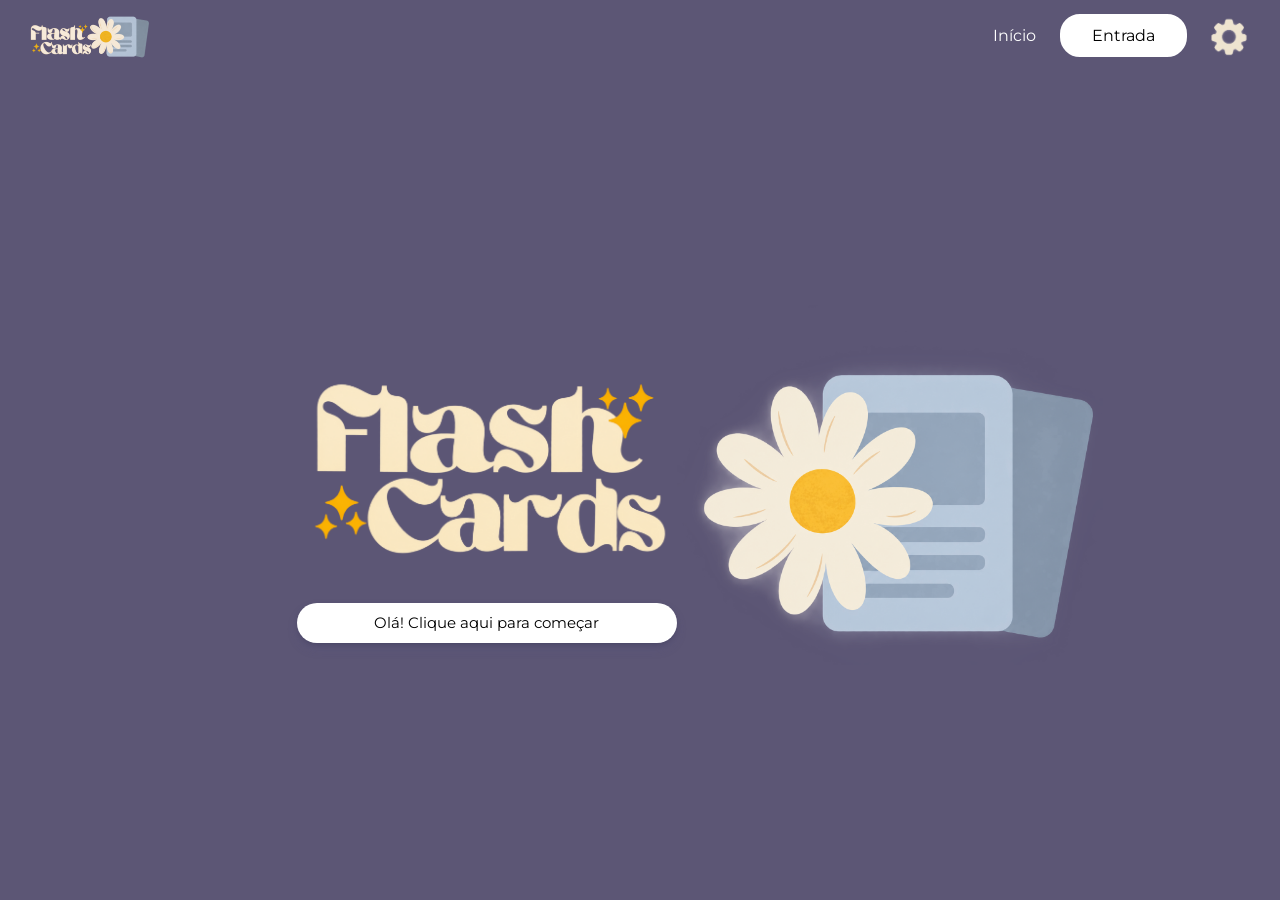
<file: index.html>
<!DOCTYPE html>
<html lang="pt-br">

<head>
    <meta charset="UTF-8">
    <meta name="viewport" content="width=device-width, initial-scale=1.0">
    <title>Flash Cards</title>
    <link rel="stylesheet" href="style.css">
    <script src="script.js" defer></script>
</head>

<body>
    <header>
        <a href="index.html" class="logotipo-canto-da-tela">
            <img id="logotipo-cabecario" src="assets/logotipo.png" alt="logotipo">
        </div>
        <nav>
            <a href="index.html">Início</a>
            <a href="#" class="login">Entrada</a>
            <a href="#" class="confg"><img src="assets/Ícone de engrenagem marfim minimalista.png" alt=""></a>
        </nav>

    </header>
    <section class="Inicio">

        <div class="conteudoInicio">
            <div class="grupoextra">
                <img id="titulo" src="assets/letreiro.png" alt="Nome do site">

                <button id="comece">
                    Olá! Clique aqui para começar
                </button>
            </div>
            <img id="icone" src="assets/desenho-logotipo.png" alt="Logotipo do site">
        </div>


        <div class="fundo-form" id="fundoForm">

            <div class="caixaForm">

                <button class="fechar-form" id="fecharForm" type="button" aria-label="Fechar">
                    &times;
                </button>

                <h1>Seja bem-vindo!</h1>

                <form id="formLogin">

                    <div class="input-box">
                        <input placeholder="Nome" type="text" required>
                    </div>

                    <div class="input-box">
                        <input placeholder="Idade" type="text" required>
                    </div>


                    <div class="remember-forgot">
                        <button type="submit">Entrar</button>
                    </div>

                </form>
            </div>
        </div>
        </div>
    </section>
</body>

</html>
</file>
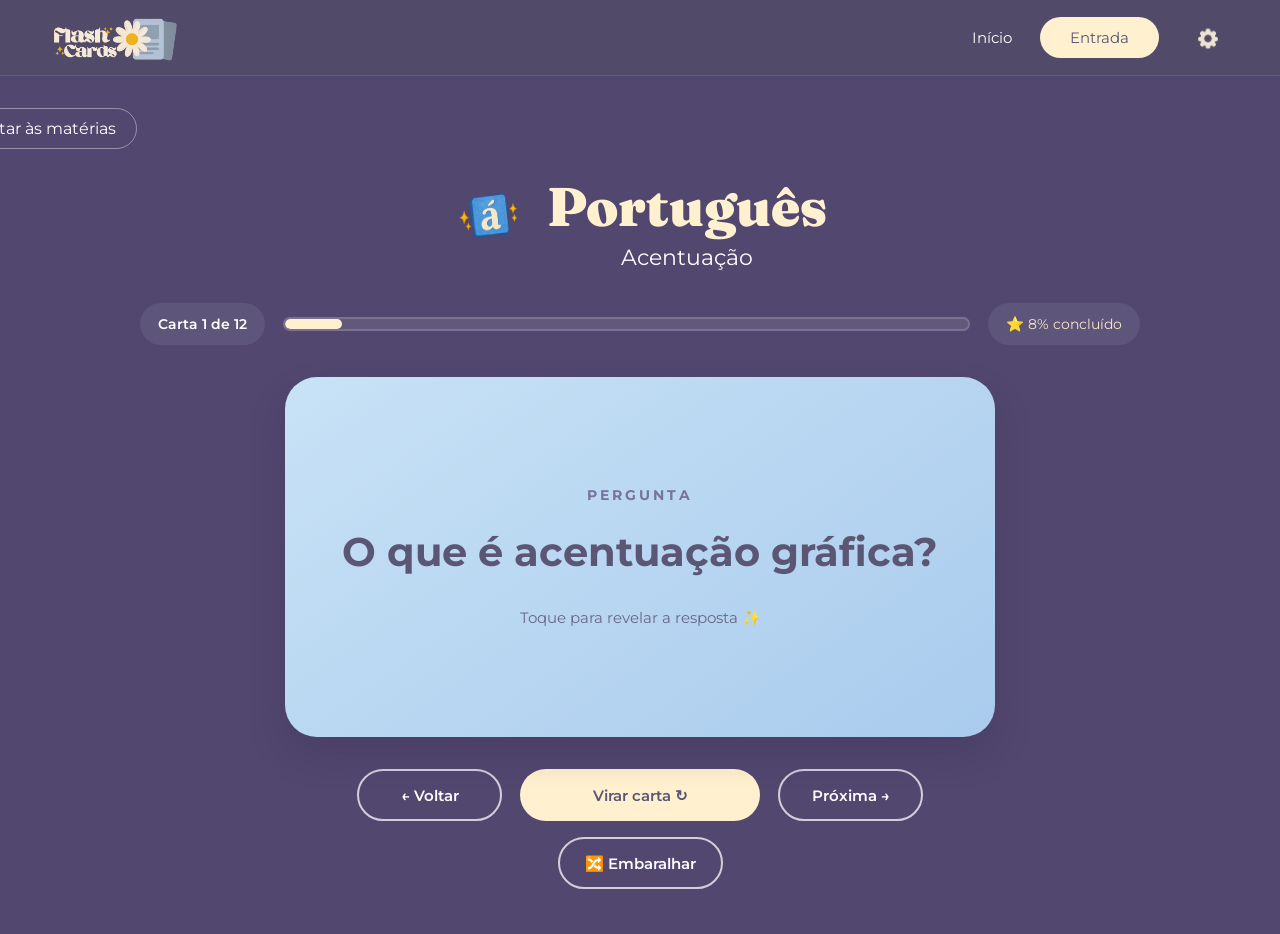
<file: acentuacao.html>
<!DOCTYPE html>
<html lang="pt-br">

<head>
    <meta charset="UTF-8">
    <meta name="viewport" content="width=device-width, initial-scale=1.0">
    <title>Acentuação
    </title>
    <link rel="stylesheet" href="acentuacao.css">
    <script src="acentuacao.js" defer></script>
</head>

<body>

    <header>
        <a href="index.html" class="logotipo-canto-da-tela">
            <img id="logotipo-cabecario" src="assets/logotipo.png" alt="logotipo">
        </div>
        <nav>
            <a href="index.html">Início</a>
            <a href="Conteúdo.html" class="login">Entrada</a>
            <a href="#" class="confg">
                <img src="assets/Ícone de engrenagem marfim minimalista.png" alt="Configurações">
            </a>
        </nav>
    </header>

    <main class="container">

        <a href="Conteúdo.html" class="voltar-materias">
            ← Voltar às matérias
        </a>

        <div class="titulo-estudo">
            <img src="assets/icone8.png" alt="" class="icone-materia">

            <div>
                <h1>Português</h1>
                <p class="subtitulo">Acentuação</p>
            </div>
        </div>

        <div class="info-progresso">
            <div class="contador" id="contador">
                Carta 1 de 12
            </div>

            <div class="progresso" id="progresso" role="progressbar" aria-label="Progresso dos flashcards"
                aria-valuemin="0" aria-valuemax="12" aria-valuenow="1">
                <div class="barra" id="barra"></div>
            </div>

            <div class="porcentagem" id="porcentagem">
                ⭐ 8% concluído
            </div>
        </div>

        
        <div class="card-container" id="areaCarta" role="button" tabindex="0" aria-label="Virar flashcard">

            <div class="card" id="carta">

                
                <div class="lado frente">
                    <div class="etiqueta">Pergunta</div>

                    <div class="pergunta" id="pergunta">
                        O que é uma fração?
                    </div>

                    <div class="dica">
                        Toque para revelar a resposta ✨
                    </div>
                </div>

                
                <div class="lado verso">
                    <div class="etiqueta">Resposta</div>

                    <div class="resposta" id="resposta">
                        
                    </div>

                    <div class="dica">
                        Muito bem! Continue estudando 🎉
                    </div>
                </div>

            </div>
        </div>

        
        <div class="botoes">

            <button type="button" class="secundario" id="botaoAnterior">
                ← Voltar
            </button>

            <button type="button" class="principal" id="botaoVirar">
                Virar carta ↻
            </button>

            <button type="button" class="secundario" id="botaoProxima">
                Próxima →
            </button>

        </div>

        
        <div class="botoes botoes-extra">

            <button type="button" class="secundario" id="botaoEmbaralhar">
                🔀 Embaralhar
            </button>

        </div>

    </main>

</body>

</html>
</file>
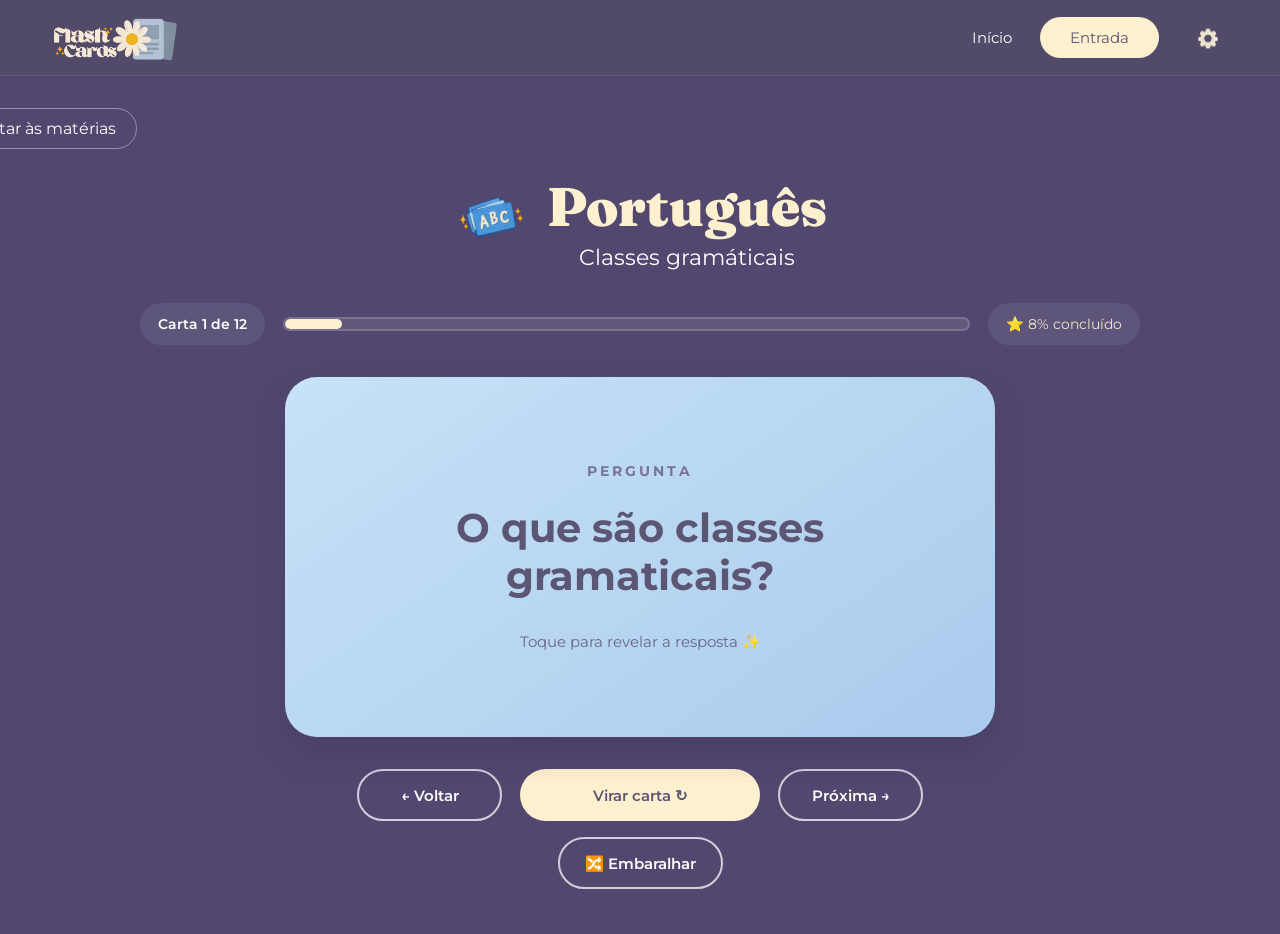
<file: classesgrama.html>
<!DOCTYPE html>
<html lang="pt-br">

<head>
    <meta charset="UTF-8">
    <meta name="viewport" content="width=device-width, initial-scale=1.0">
    <title>Classes gramáticais
    </title>
    <link rel="stylesheet" href="classesgrama.css">
    <script src="classesgrama.js" defer></script>
</head>

<body>

    <header>
        <a href="index.html" class="logotipo-canto-da-tela">
            <img id="logotipo-cabecario" src="assets/logotipo.png" alt="logotipo">
        </div>

        <nav>
            <a href="index.html">Início</a>
            <a href="Conteúdo.html" class="login">Entrada</a>
            <a href="#" class="confg">
                <img src="assets/Ícone de engrenagem marfim minimalista.png" alt="Configurações">
            </a>
        </nav>
    </header>

    <main class="container">

        <a href="Conteúdo.html" class="voltar-materias">
            ← Voltar às matérias
        </a>

        <div class="titulo-estudo">
            <img src="assets/icone10.png" alt="" class="icone-materia">

            <div>
                <h1>Português</h1>
                <p class="subtitulo">Classes gramáticais</p>
            </div>
        </div>

        <div class="info-progresso">
            <div class="contador" id="contador">
                Carta 1 de 12
            </div>

            <div class="progresso" id="progresso" role="progressbar" aria-label="Progresso dos flashcards"
                aria-valuemin="0" aria-valuemax="12" aria-valuenow="1">
                <div class="barra" id="barra"></div>
            </div>

            <div class="porcentagem" id="porcentagem">
                ⭐ 8% concluído
            </div>
        </div>

        
        <div class="card-container" id="areaCarta" role="button" tabindex="0" aria-label="Virar flashcard">

            <div class="card" id="carta">

                
                <div class="lado frente">
                    <div class="etiqueta">Pergunta</div>

                    <div class="pergunta" id="pergunta">
                        O que é uma fração?
                    </div>

                    <div class="dica">
                        Toque para revelar a resposta ✨
                    </div>
                </div>

                
                <div class="lado verso">
                    <div class="etiqueta">Resposta</div>

                    <div class="resposta" id="resposta">
                        
                    </div>

                    <div class="dica">
                        Muito bem! Continue estudando 🎉
                    </div>
                </div>

            </div>
        </div>

        
        <div class="botoes">

            <button type="button" class="secundario" id="botaoAnterior">
                ← Voltar
            </button>

            <button type="button" class="principal" id="botaoVirar">
                Virar carta ↻
            </button>

            <button type="button" class="secundario" id="botaoProxima">
                Próxima →
            </button>

        </div>

        
        <div class="botoes botoes-extra">

            <button type="button" class="secundario" id="botaoEmbaralhar">
                🔀 Embaralhar
            </button>

        </div>

    </main>

</body>

</html>
</file>
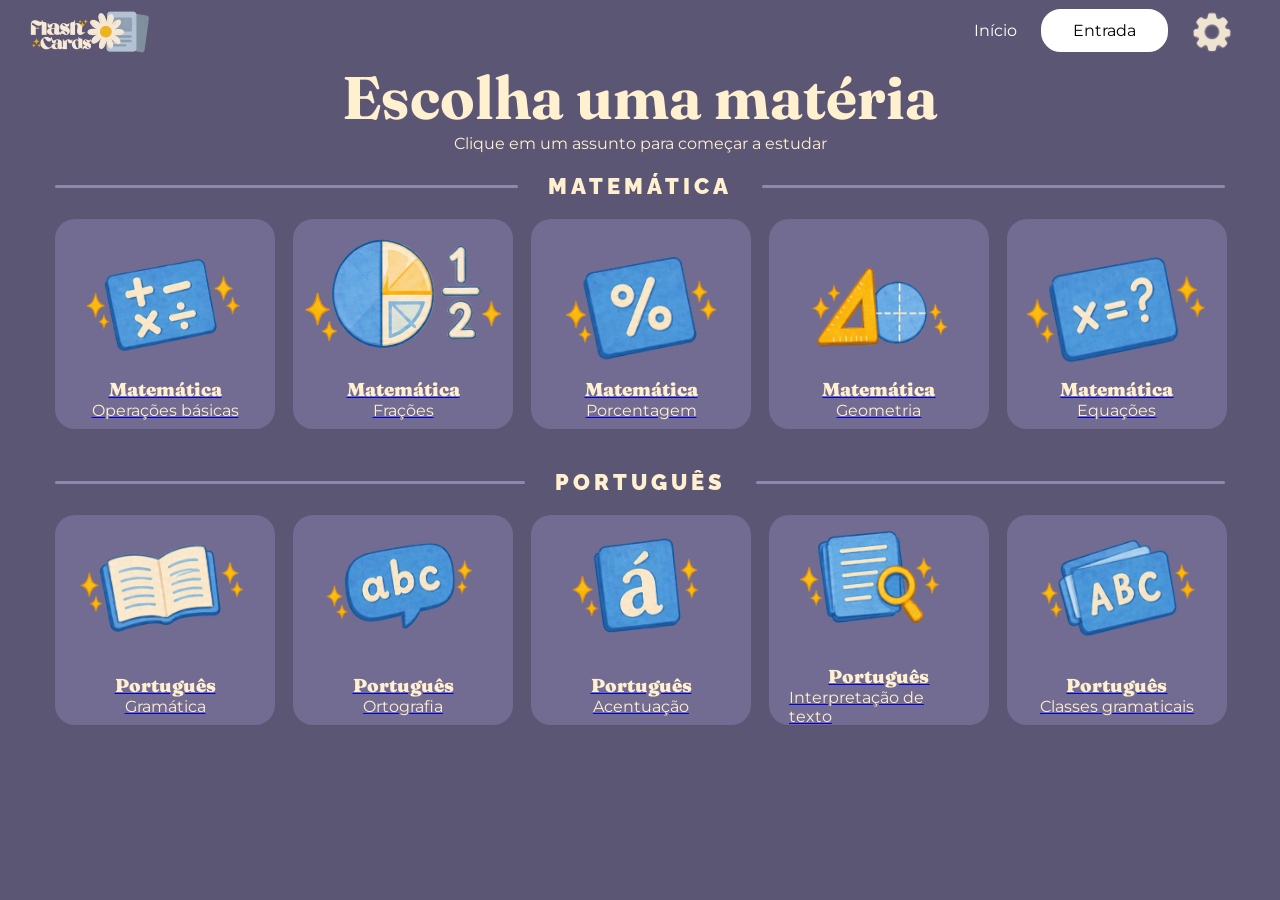
<file: Conteúdo.html>
<!DOCTYPE html>
<html lang="pt-br">

<head>
    <meta charset="UTF-8">
    <meta name="viewport" content="width=device-width, initial-scale=1.0">

    <title>Conteúdos</title>

    <link rel="stylesheet" href="conteudo.css">
    <script src="script.js" defer></script>
</head>

<body>


    <header>


        <div class="logotipo-canto-da-tela">
            <img id="logotipo-cabecario" src="assets/logotipo.png" alt="Logotipo">
        </div>


        <nav>
            <a href="index.html">Início</a>

            <a href="#" class="login">Entrada</a>

            <a href="#" class="confg">
                <img src="assets/Ícone de engrenagem marfim minimalista.png" alt="Configurações">
            </a>
        </nav>

    </header>


    <main class="materias">

        <section class="titulo">
            <h1 class="esc" id="tit">
                Escolha uma matéria
            </h1>

            <p>
                Clique em um assunto para começar a estudar
            </p>
        </section>



        <div class="cartoes">


            <section class="matematica">

                <div class="divisao-materia">
                    <span class="linha"></span>

                    <h2 class="mat">MATEMÁTICA</h2>

                    <span class="linha"></span>
                </div>


                <a href="Operações básicas.html" class="cartm" id="1">
                    <img src="assets/icone1.png" alt="">

                    <h3>Matemática</h3>

                    <p>Operações básicas</p>
                </a>


                <a href="Frações.html" class="cartm" id="2">
                    <img src="assets/icone2.png" alt="">

                    <h3>Matemática</h3>

                    <p>Frações</p>
                </a>


                <a href="Porcentagem.html" class="cartm" id="3">
                    <img src="assets/icone3.png" alt="">

                    <h3>Matemática</h3>

                    <p>Porcentagem</p>
                </a>


                <a href="geometria.html" class="cartm" id="4">
                    <img src="assets/icone4.png" alt="">

                    <h3>Matemática</h3>

                    <p>Geometria</p>
                </a>


                <a href="equações.html" class="cartm" id="5">
                    <img src="assets/icone5.png" alt="">

                    <h3>Matemática</h3>

                    <p>Equações</p>
                </a>

            </section>



            <section class="portugues">

                <div class="divisao-materia">
                    <span class="linha"></span>

                    <h2 class="port">PORTUGUÊS</h2>

                    <span class="linha"></span>
                </div>


                <a href="Gramática.html" class="cartp" id="6">
                    <img src="assets/icone6.png" alt="">

                    <h3>Português</h3>

                    <p>Gramática</p>
                </a>


                <a href="ortografia.html" class="cartp" id="7">
                    <img src="assets/icone7.png" alt="">

                    <h3>Português</h3>

                    <p>Ortografia</p>
                </a>


                <a href="acentuacao.html" class="cartp" id="8">
                    <img src="assets/icone8.png" alt="">

                    <h3>Português</h3>

                    <p>Acentuação</p>
                </a>


                <a href="interpretacao.html" class="cartp" id="9">
                    <img src="assets/icone9.png" alt="">

                    <h3>Português</h3>

                    <p>Interpretação de texto</p>
                </a>


                <a href="classesgrama.html" class="cartp" id="10">
                    <img src="assets/icone10.png" alt="">

                    <h3>Português</h3>

                    <p>Classes gramaticais</p>
                </a>

            </section>

        </div>

    </main>

</body>

</html>
</file>
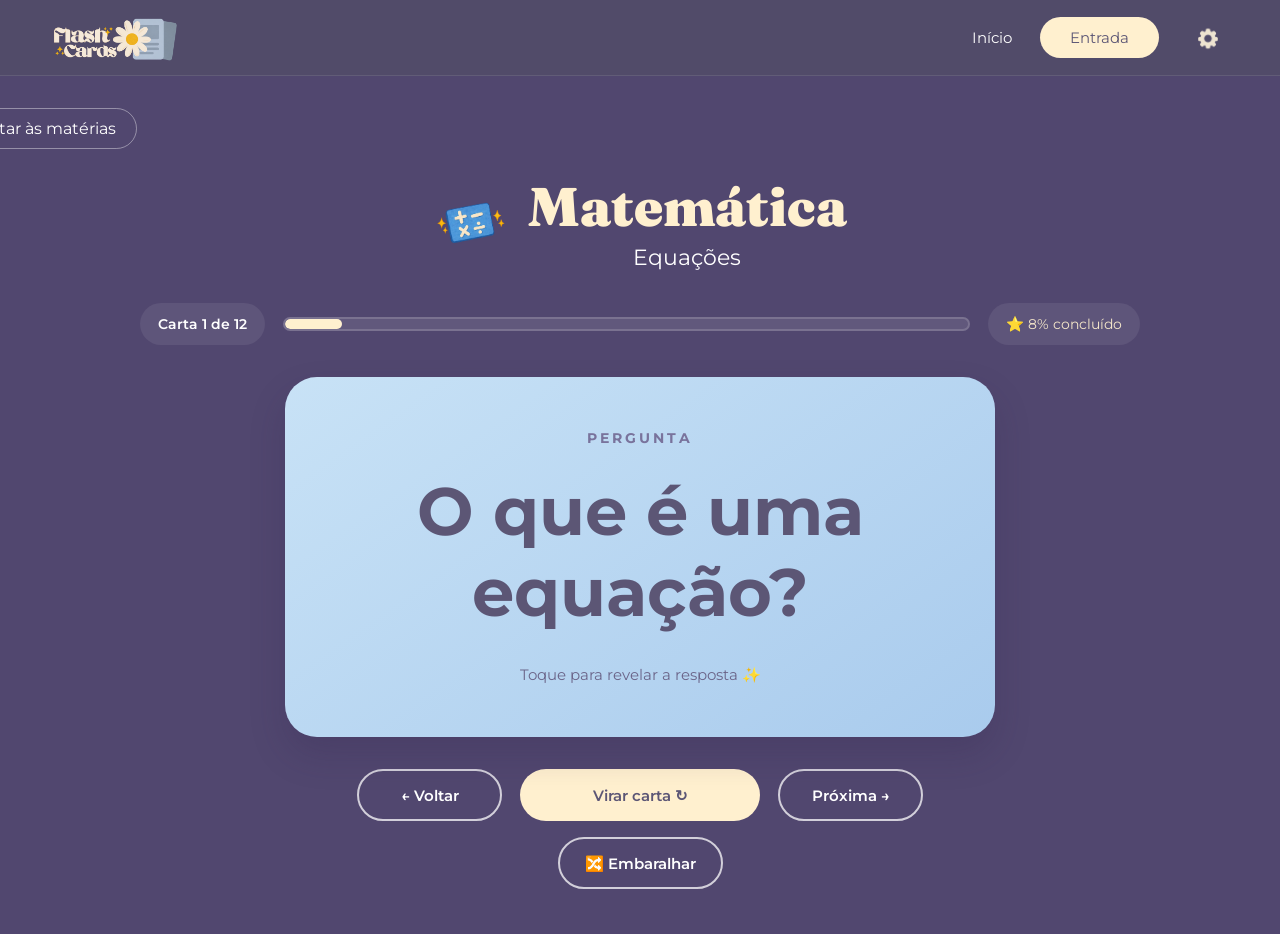
<file: equações.html>
<!DOCTYPE html>
<html lang="pt-br">

<head>
    <meta charset="UTF-8">
    <meta name="viewport" content="width=device-width, initial-scale=1.0">
    <title>Equações</title>
    <link rel="stylesheet" href="equacoes.css">
    <script src="equacoes.js" defer></script>
</head>

<body>

    <header>
       <a href="index.html" class="logotipo-canto-da-tela">
            <img id="logotipo-cabecario" src="assets/logotipo.png" alt="logotipo">
        </div>
        <nav>
            <a href="index.html">Início</a>
            <a href="Conteúdo.html" class="login">Entrada</a>
            <a href="#" class="confg">
                <img src="assets/Ícone de engrenagem marfim minimalista.png" alt="Configurações">
            </a>
        </nav>
    </header>

    <main class="container">

        <a href="Conteúdo.html" class="voltar-materias">
            ← Voltar às matérias
        </a>

        <div class="titulo-estudo">
            <img src="assets/icone1.png" alt="" class="icone-materia">

            <div>
                <h1>Matemática</h1>
                <p class="subtitulo">Equações</p>
            </div>
        </div>

        <div class="info-progresso">
            <div class="contador" id="contador">
                Carta 1 de 12
            </div>

            <div class="progresso" id="progresso" role="progressbar" aria-label="Progresso dos flashcards"
                aria-valuemin="0" aria-valuemax="12" aria-valuenow="1">
                <div class="barra" id="barra"></div>
            </div>

            <div class="porcentagem" id="porcentagem">
                ⭐ 8% concluído
            </div>
        </div>

        
        <div class="card-container" id="areaCarta" role="button" tabindex="0" aria-label="Virar flashcard">

            <div class="card" id="carta">

                
                <div class="lado frente">
                    <div class="etiqueta">Pergunta</div>

                    <div class="pergunta" id="pergunta">
                        O que é uma fração?
                    </div>

                    <div class="dica">
                        Toque para revelar a resposta ✨
                    </div>
                </div>

                
                <div class="lado verso">
                    <div class="etiqueta">Resposta</div>

                    <div class="resposta" id="resposta">
                        
                    </div>

                    <div class="dica">
                        Muito bem! Continue estudando 🎉
                    </div>
                </div>

            </div>
        </div>

        
        <div class="botoes">

            <button type="button" class="secundario" id="botaoAnterior">
                ← Voltar
            </button>

            <button type="button" class="principal" id="botaoVirar">
                Virar carta ↻
            </button>

            <button type="button" class="secundario" id="botaoProxima">
                Próxima →
            </button>

        </div>

        
        <div class="botoes botoes-extra">

            <button type="button" class="secundario" id="botaoEmbaralhar">
                🔀 Embaralhar
            </button>

        </div>

    </main>

</body>

</html>
</file>
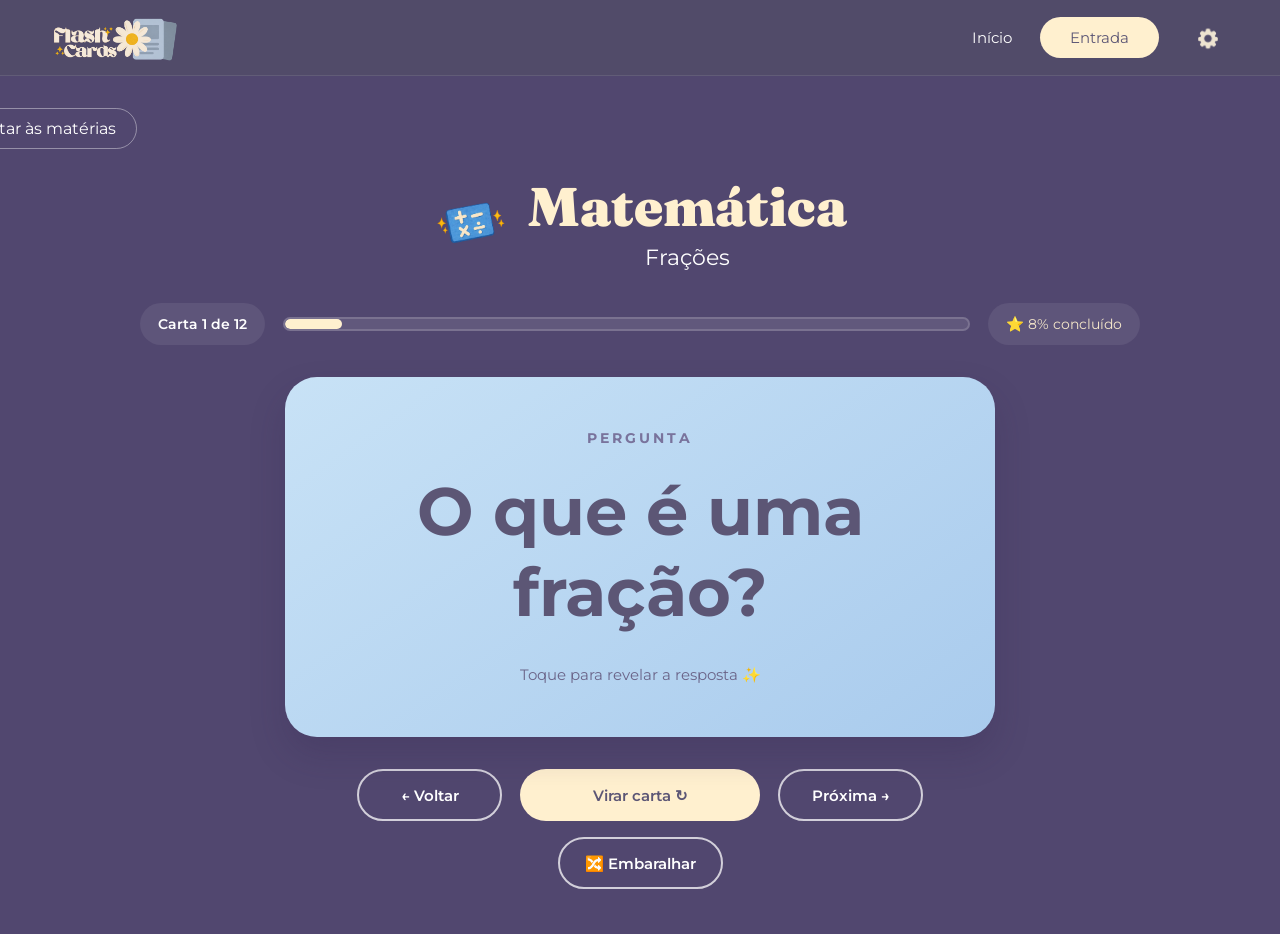
<file: Frações.html>
<!DOCTYPE html>
<html lang="pt-br">

<head>
    <meta charset="UTF-8">
    <meta name="viewport" content="width=device-width, initial-scale=1.0">
    <title>Frações</title>
    <link rel="stylesheet" href="frações.css">
    <script src="frações.js" defer></script>
</head>

<body>

    <header>
        <a href="index.html" class="logotipo-canto-da-tela">
            <img id="logotipo-cabecario" src="assets/logotipo.png" alt="logotipo">
        </div>

        <nav>
            <a href="index.html">Início</a>
            <a href="Conteúdo.html" class="login">Entrada</a>
            <a href="#" class="confg">
                <img src="assets/Ícone de engrenagem marfim minimalista.png" alt="Configurações">
            </a>
        </nav>
    </header>

    <main class="container">

        <a href="Conteúdo.html" class="voltar-materias">
            ← Voltar às matérias
        </a>

        <div class="titulo-estudo">
            <img src="assets/icone1.png" alt="" class="icone-materia">

            <div>
                <h1>Matemática</h1>
                <p class="subtitulo">Frações</p>
            </div>
        </div>

        <div class="info-progresso">
            <div class="contador" id="contador">
                Carta 1 de 12
            </div>

            <div class="progresso" id="progresso" role="progressbar" aria-label="Progresso dos flashcards"
                aria-valuemin="0" aria-valuemax="12" aria-valuenow="1">
                <div class="barra" id="barra"></div>
            </div>

            <div class="porcentagem" id="porcentagem">
                ⭐ 8% concluído
            </div>
        </div>

        
        <div class="card-container" id="areaCarta" role="button" tabindex="0" aria-label="Virar flashcard">

            <div class="card" id="carta">

                
                <div class="lado frente">
                    <div class="etiqueta">Pergunta</div>

                    <div class="pergunta" id="pergunta">
                        O que é uma fração?
                    </div>

                    <div class="dica">
                        Toque para revelar a resposta ✨
                    </div>
                </div>

                
                <div class="lado verso">
                    <div class="etiqueta">Resposta</div>

                    <div class="resposta" id="resposta">
                        
                    </div>

                    <div class="dica">
                        Muito bem! Continue estudando 🎉
                    </div>
                </div>

            </div>
        </div>

        
        <div class="botoes">

            <button type="button" class="secundario" id="botaoAnterior">
                ← Voltar
            </button>

            <button type="button" class="principal" id="botaoVirar">
                Virar carta ↻
            </button>

            <button type="button" class="secundario" id="botaoProxima">
                Próxima →
            </button>

        </div>

        
        <div class="botoes botoes-extra">

            <button type="button" class="secundario" id="botaoEmbaralhar">
                🔀 Embaralhar
            </button>

        </div>

    </main>

</body>

</html>
</file>
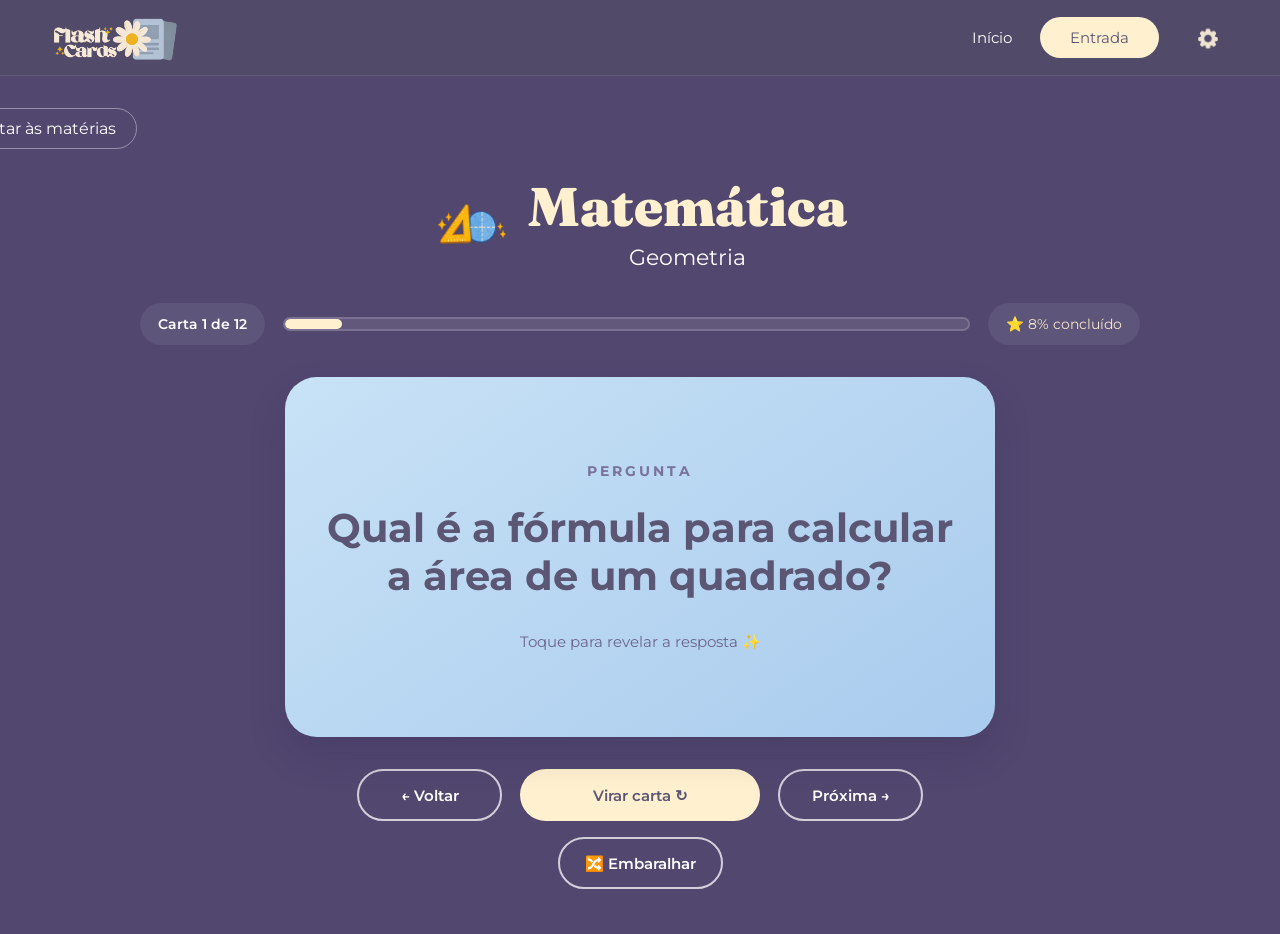
<file: geometria.html>
<!DOCTYPE html>
<html lang="pt-br">

<head>
    <meta charset="UTF-8">
    <meta name="viewport" content="width=device-width, initial-scale=1.0">
    <title>Geometria</title>
    <link rel="stylesheet" href="geometria.css">
    <script src="geometria.js" defer></script>
</head>

<body>

    <header>
        <a href="index.html" class="logotipo-canto-da-tela">
            <img id="logotipo-cabecario" src="assets/logotipo.png" alt="logotipo">
        </div>
        <nav>
            <a href="index.html">Início</a>
            <a href="Conteúdo.html" class="login">Entrada</a>
            <a href="#" class="confg">
                <img src="assets/Ícone de engrenagem marfim minimalista.png" alt="Configurações">
            </a>
        </nav>
    </header>

    <main class="container">

        <a href="Conteúdo.html" class="voltar-materias">
            ← Voltar às matérias
        </a>

        <div class="titulo-estudo">
            <img src="assets/icone4.png" alt="" class="icone-materia">

            <div>
                <h1>Matemática</h1>
                <p class="subtitulo">Geometria</p>
            </div>
        </div>

        <div class="info-progresso">
            <div class="contador" id="contador">
                Carta 1 de 12
            </div>

            <div class="progresso" id="progresso" role="progressbar" aria-label="Progresso dos flashcards"
                aria-valuemin="0" aria-valuemax="12" aria-valuenow="1">
                <div class="barra" id="barra"></div>
            </div>

            <div class="porcentagem" id="porcentagem">
                ⭐ 8% concluído
            </div>
        </div>


        <div class="card-container" id="areaCarta" role="button" tabindex="0" aria-label="Virar flashcard">

            <div class="card" id="carta">


                <div class="lado frente">
                    <div class="etiqueta">Pergunta</div>

                    <div class="pergunta" id="pergunta">
                        O que é uma fração?
                    </div>

                    <div class="dica">
                        Toque para revelar a resposta ✨
                    </div>
                </div>


                <div class="lado verso">
                    <div class="etiqueta">Resposta</div>

                    <div class="resposta" id="resposta">

                    </div>

                    <div class="dica">
                        Muito bem! Continue estudando 🎉
                    </div>
                </div>

            </div>
        </div>


        <div class="botoes">

            <button type="button" class="secundario" id="botaoAnterior">
                ← Voltar
            </button>

            <button type="button" class="principal" id="botaoVirar">
                Virar carta ↻
            </button>

            <button type="button" class="secundario" id="botaoProxima">
                Próxima →
            </button>

        </div>


        <div class="botoes botoes-extra">

            <button type="button" class="secundario" id="botaoEmbaralhar">
                🔀 Embaralhar
            </button>

        </div>

    </main>

</body>

</html>
</file>
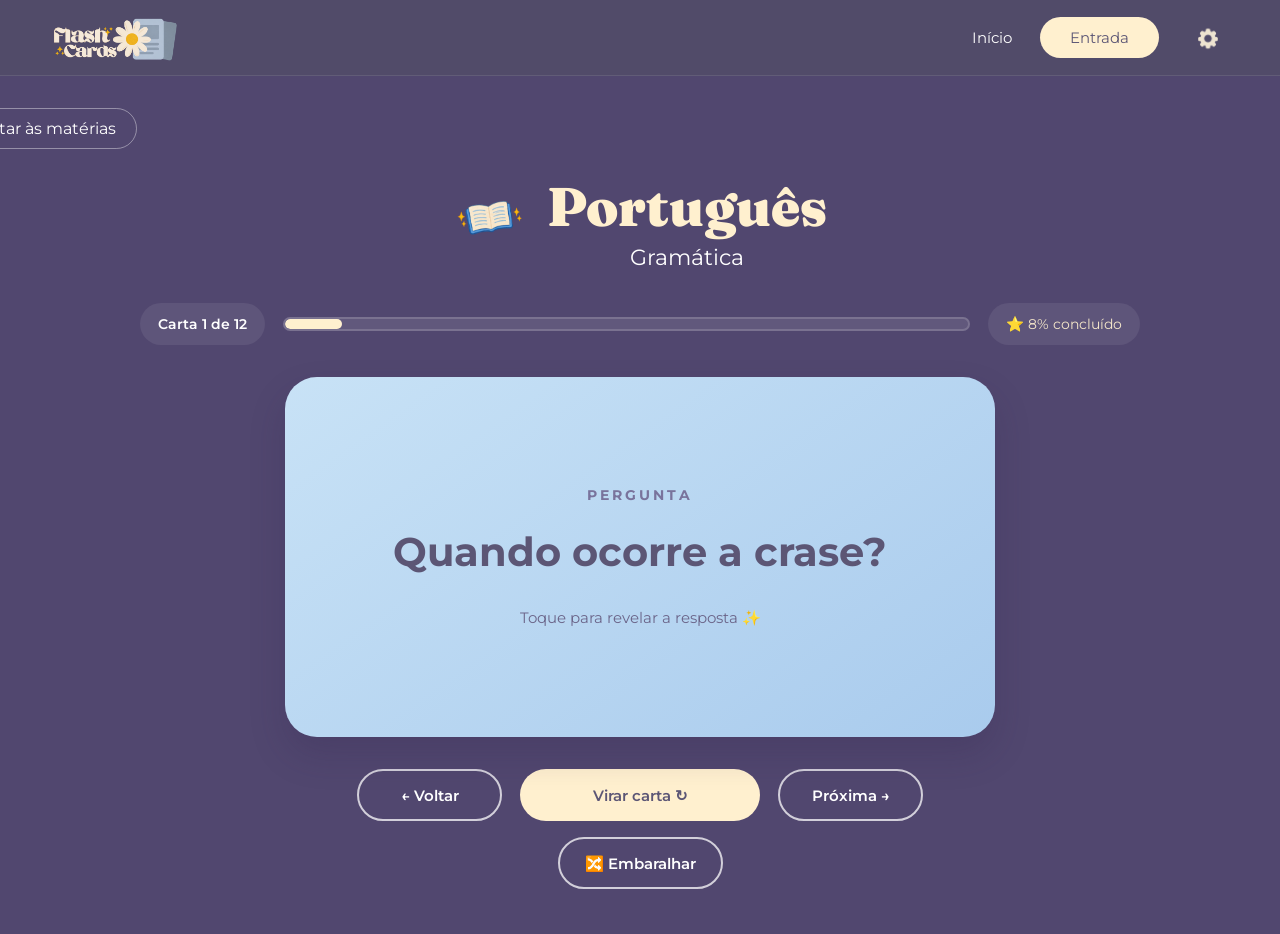
<file: Gramática.html>
<!DOCTYPE html>
<html lang="pt-br">

<head>
    <meta charset="UTF-8">
    <meta name="viewport" content="width=device-width, initial-scale=1.0">
    <title>Gramática
    </title>
    <link rel="stylesheet" href="gramatica.css">
    <script src="gramatica.js" defer></script>
</head>

<body>

    <header>
        <a href="index.html" class="logotipo-canto-da-tela">
            <img id="logotipo-cabecario" src="assets/logotipo.png" alt="logotipo">
        </div>

        <nav>
            <a href="index.html">Início</a>
            <a href="Conteúdo.html" class="login">Entrada</a>
            <a href="#" class="confg">
                <img src="assets/Ícone de engrenagem marfim minimalista.png" alt="Configurações">
            </a>
        </nav>
    </header>

    <main class="container">

        <a href="Conteúdo.html" class="voltar-materias">
            ← Voltar às matérias
        </a>

        <div class="titulo-estudo">
            <img src="assets/icone6.png" alt="" class="icone-materia">

            <div>
                <h1>Português</h1>
                <p class="subtitulo">Gramática</p>
            </div>
        </div>

        <div class="info-progresso">
            <div class="contador" id="contador">
                Carta 1 de 12
            </div>

            <div class="progresso" id="progresso" role="progressbar" aria-label="Progresso dos flashcards"
                aria-valuemin="0" aria-valuemax="12" aria-valuenow="1">
                <div class="barra" id="barra"></div>
            </div>

            <div class="porcentagem" id="porcentagem">
                ⭐ 8% concluído
            </div>
        </div>

        
        <div class="card-container" id="areaCarta" role="button" tabindex="0" aria-label="Virar flashcard">

            <div class="card" id="carta">

                
                <div class="lado frente">
                    <div class="etiqueta">Pergunta</div>

                    <div class="pergunta" id="pergunta">
                        O que é uma fração?
                    </div>

                    <div class="dica">
                        Toque para revelar a resposta ✨
                    </div>
                </div>

                
                <div class="lado verso">
                    <div class="etiqueta">Resposta</div>

                    <div class="resposta" id="resposta">
                        
                    </div>

                    <div class="dica">
                        Muito bem! Continue estudando 🎉
                    </div>
                </div>

            </div>
        </div>

        
        <div class="botoes">

            <button type="button" class="secundario" id="botaoAnterior">
                ← Voltar
            </button>

            <button type="button" class="principal" id="botaoVirar">
                Virar carta ↻
            </button>

            <button type="button" class="secundario" id="botaoProxima">
                Próxima →
            </button>

        </div>

        
        <div class="botoes botoes-extra">

            <button type="button" class="secundario" id="botaoEmbaralhar">
                🔀 Embaralhar
            </button>

        </div>

    </main>

</body>

</html>
</file>
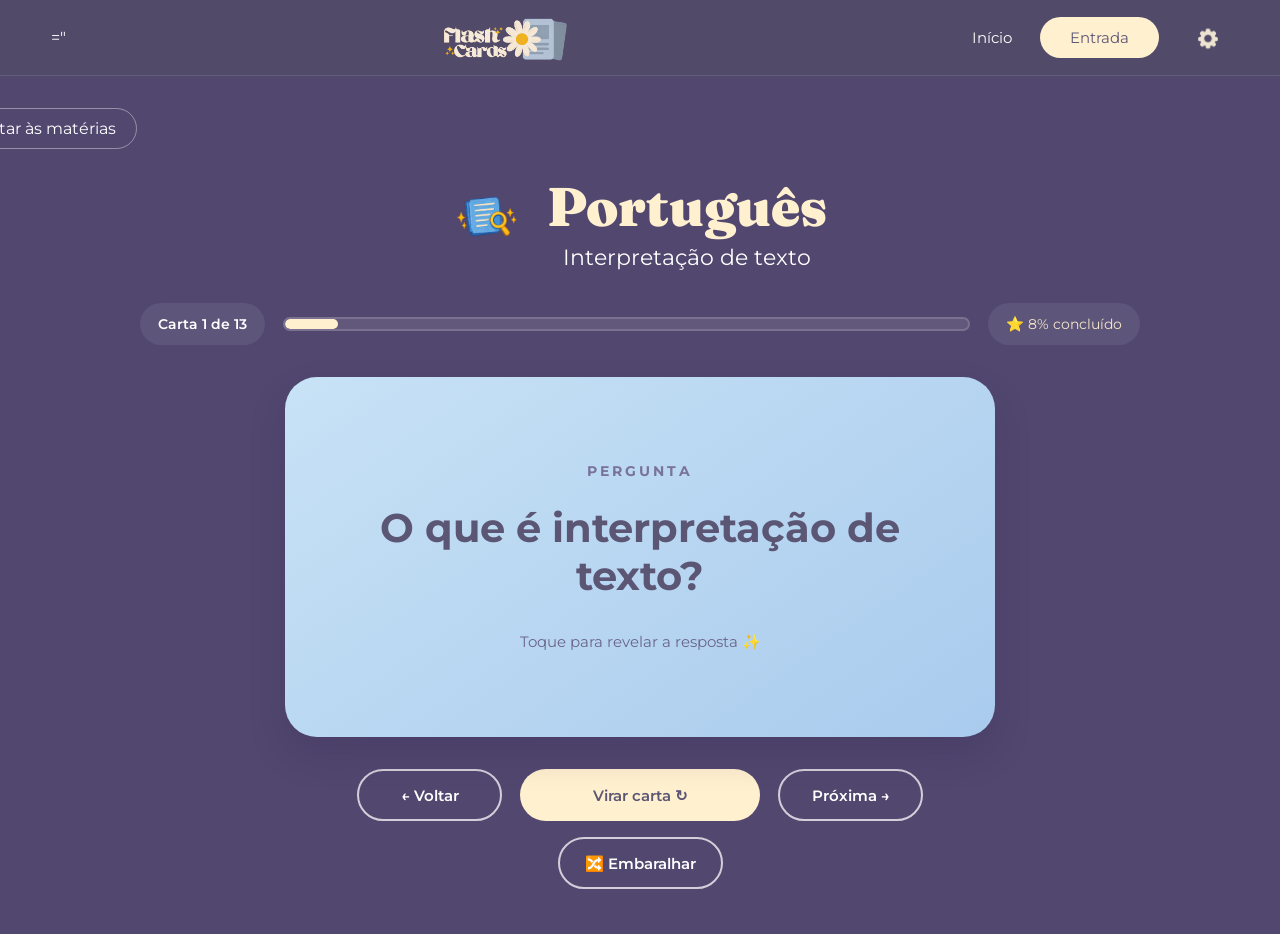
<file: interpretacao.html>
<!DOCTYPE html>
<html lang="pt-br">

<head>
    <meta charset="UTF-8">
    <meta name="viewport" content="width=device-width, initial-scale=1.0">
    <title>Interpretação de texto
    </title>
    <link rel="stylesheet" href="interpretacao.css">
    <script src="interpretacao.js" defer></script>
</head>

<body>

    <header>
        ="<a href="index.html" class="logotipo-canto-da-tela">
            <img id="logotipo-cabecario" src="assets/logotipo.png" alt="logotipo">
        </div>
        <nav>
            <a href="index.html">Início</a>
            <a href="Conteúdo.html" class="login">Entrada</a>
            <a href="#" class="confg">
                <img src="assets/Ícone de engrenagem marfim minimalista.png" alt="Configurações">
            </a>
        </nav>
    </header>

    <main class="container">

        <a href="Conteúdo.html" class="voltar-materias">
            ← Voltar às matérias
        </a>

        <div class="titulo-estudo">
            <img src="assets/icone9.png" alt="" class="icone-materia">

            <div>
                <h1>Português</h1>
                <p class="subtitulo">Interpretação de texto</p>
            </div>
        </div>

        <div class="info-progresso">
            <div class="contador" id="contador">
                Carta 1 de 13
            </div>

            <div class="progresso" id="progresso" role="progressbar" aria-label="Progresso dos flashcards"
                aria-valuemin="0" aria-valuemax="13" aria-valuenow="1">
                <div class="barra" id="barra"></div>
            </div>

            <div class="porcentagem" id="porcentagem">
                ⭐ 8% concluído
            </div>
        </div>

        
        <div class="card-container" id="areaCarta" role="button" tabindex="0" aria-label="Virar flashcard">

            <div class="card" id="carta">

                
                <div class="lado frente">
                    <div class="etiqueta">Pergunta</div>

                    <div class="pergunta" id="pergunta">
                        O que é uma fração?
                    </div>

                    <div class="dica">
                        Toque para revelar a resposta ✨
                    </div>
                </div>

                
                <div class="lado verso">
                    <div class="etiqueta">Resposta</div>

                    <div class="resposta" id="resposta">
                        
                    </div>

                    <div class="dica">
                        Muito bem! Continue estudando 🎉
                    </div>
                </div>

            </div>
        </div>

        
        <div class="botoes">

            <button type="button" class="secundario" id="botaoAnterior">
                ← Voltar
            </button>

            <button type="button" class="principal" id="botaoVirar">
                Virar carta ↻
            </button>

            <button type="button" class="secundario" id="botaoProxima">
                Próxima →
            </button>

        </div>

        
        <div class="botoes botoes-extra">

            <button type="button" class="secundario" id="botaoEmbaralhar">
                🔀 Embaralhar
            </button>

        </div>

    </main>

</body>

</html>
</file>
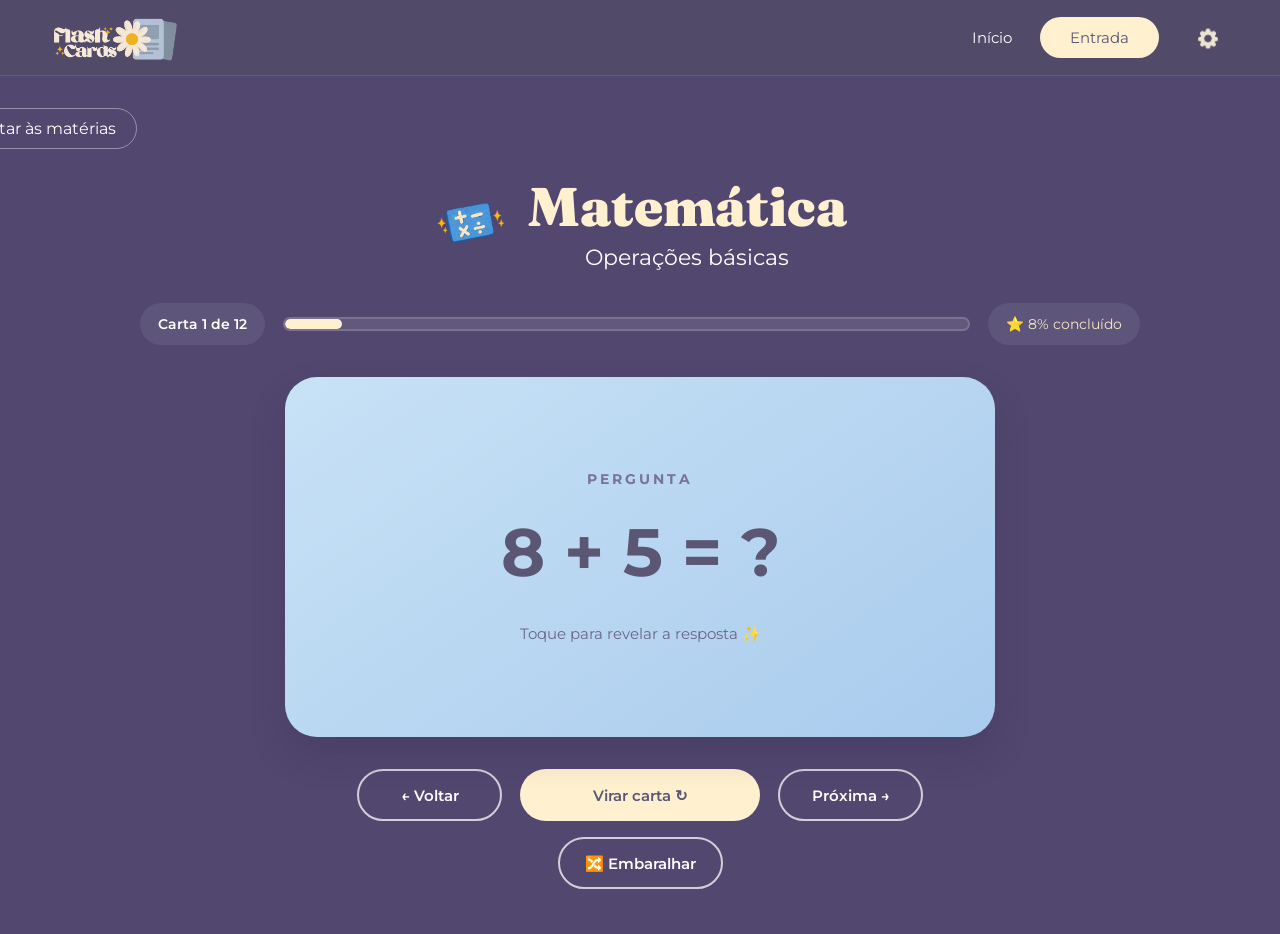
<file: Operações básicas.html>
<!DOCTYPE html>
<html lang="pt-br">

<head>
    <meta charset="UTF-8">
    <meta name="viewport" content="width=device-width, initial-scale=1.0">
    <title>Operações básicas</title>
    <link rel="stylesheet" href="matematicacartoes.css">
    <script src="matscrpt.js" defer></script>
</head>

<body>

    <header>
        <a href="index.html" class="logotipo-canto-da-tela">
            <img id="logotipo-cabecario" src="assets/logotipo.png" alt="logotipo">
        </div>

        <nav>
            <a href="index.html">Início</a>
            <a href="Conteúdo.html" class="login">Entrada</a>
            <a href="#" class="confg">
                <img src="assets/Ícone de engrenagem marfim minimalista.png" alt="Configurações">
            </a>
        </nav>
    </header>

    <main class="container">

        <a href="Conteúdo.html" class="voltar-materias">
            ← Voltar às matérias
        </a>

        <div class="titulo-estudo">
            <img src="assets/icone1.png" alt="" class="icone-materia">

            <div>
                <h1>Matemática</h1>
                <p class="subtitulo">Operações básicas</p>
            </div>
        </div>

        <div class="info-progresso">
            <div class="contador" id="contador">
                Carta 1 de 12
            </div>

            <div class="progresso" id="progresso" role="progressbar" aria-label="Progresso dos flashcards"
                aria-valuemin="0" aria-valuemax="12" aria-valuenow="1">
                <div class="barra" id="barra"></div>
            </div>

            <div class="porcentagem" id="porcentagem">
                ⭐ 8% concluído
            </div>
        </div>

        
        <div class="card-container" id="areaCarta" role="button" tabindex="0" aria-label="Virar flashcard">

            <div class="card" id="carta">

                
                <div class="lado frente">
                    <div class="etiqueta">Pergunta</div>

                    <div class="pergunta" id="pergunta">
                        8 + 5 = ?
                    </div>

                    <div class="dica">
                        Toque para revelar a resposta ✨
                    </div>
                </div>

                
                <div class="lado verso">
                    <div class="etiqueta">Resposta</div>

                    <div class="resposta" id="resposta">
                        13
                    </div>

                    <div class="dica">
                        Muito bem! Continue estudando 🎉
                    </div>
                </div>

            </div>
        </div>

        
        <div class="botoes">

            <button type="button" class="secundario" id="botaoAnterior">
                ← Voltar
            </button>

            <button type="button" class="principal" id="botaoVirar">
                Virar carta ↻
            </button>

            <button type="button" class="secundario" id="botaoProxima">
                Próxima →
            </button>

        </div>

        
        <div class="botoes botoes-extra">

            <button type="button" class="secundario" id="botaoEmbaralhar">
                🔀 Embaralhar
            </button>

        </div>

    </main>

</body>

</html>
</file>
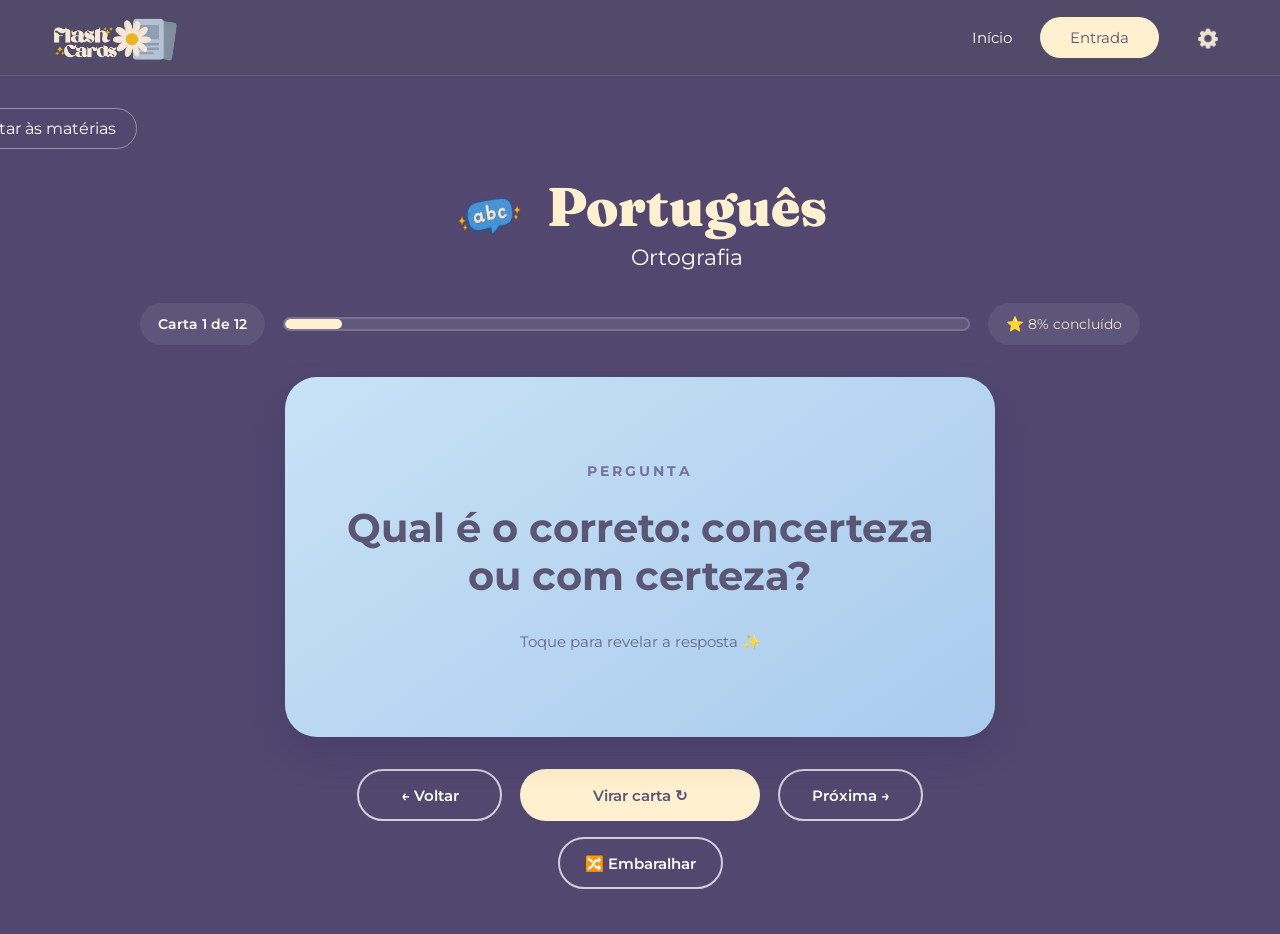
<file: ortografia.html>
<!DOCTYPE html>
<html lang="pt-br">

<head>
    <meta charset="UTF-8">
    <meta name="viewport" content="width=device-width, initial-scale=1.0">
    <title>Ortografia
    </title>
    <link rel="stylesheet" href="ortografia.css">
    <script src="ortografia.js" defer></script>
</head>

<body>

    <header>
        <a href="index.html" class="logotipo-canto-da-tela">
            <img id="logotipo-cabecario" src="assets/logotipo.png" alt="logotipo">
        </div>

        <nav>
            <a href="index.html">Início</a>
            <a href="Conteúdo.html" class="login">Entrada</a>
            <a href="#" class="confg">
                <img src="assets/Ícone de engrenagem marfim minimalista.png" alt="Configurações">
            </a>
        </nav>
    </header>

    <main class="container">

        <a href="Conteúdo.html" class="voltar-materias">
            ← Voltar às matérias
        </a>

        <div class="titulo-estudo">
            <img src="assets/icone7.png" alt="" class="icone-materia">

            <div>
                <h1>Português</h1>
                <p class="subtitulo">Ortografia</p>
            </div>
        </div>

        <div class="info-progresso">
            <div class="contador" id="contador">
                Carta 1 de 12
            </div>

            <div class="progresso" id="progresso" role="progressbar" aria-label="Progresso dos flashcards"
                aria-valuemin="0" aria-valuemax="12" aria-valuenow="1">
                <div class="barra" id="barra"></div>
            </div>

            <div class="porcentagem" id="porcentagem">
                ⭐ 8% concluído
            </div>
        </div>

        
        <div class="card-container" id="areaCarta" role="button" tabindex="0" aria-label="Virar flashcard">

            <div class="card" id="carta">

                
                <div class="lado frente">
                    <div class="etiqueta">Pergunta</div>

                    <div class="pergunta" id="pergunta">
                        O que é uma fração?
                    </div>

                    <div class="dica">
                        Toque para revelar a resposta ✨
                    </div>
                </div>

                
                <div class="lado verso">
                    <div class="etiqueta">Resposta</div>

                    <div class="resposta" id="resposta">
                        
                    </div>

                    <div class="dica">
                        Muito bem! Continue estudando 🎉
                    </div>
                </div>

            </div>
        </div>

        
        <div class="botoes">

            <button type="button" class="secundario" id="botaoAnterior">
                ← Voltar
            </button>

            <button type="button" class="principal" id="botaoVirar">
                Virar carta ↻
            </button>

            <button type="button" class="secundario" id="botaoProxima">
                Próxima →
            </button>

        </div>

        
        <div class="botoes botoes-extra">

            <button type="button" class="secundario" id="botaoEmbaralhar">
                🔀 Embaralhar
            </button>

        </div>

    </main>

</body>

</html>
</file>
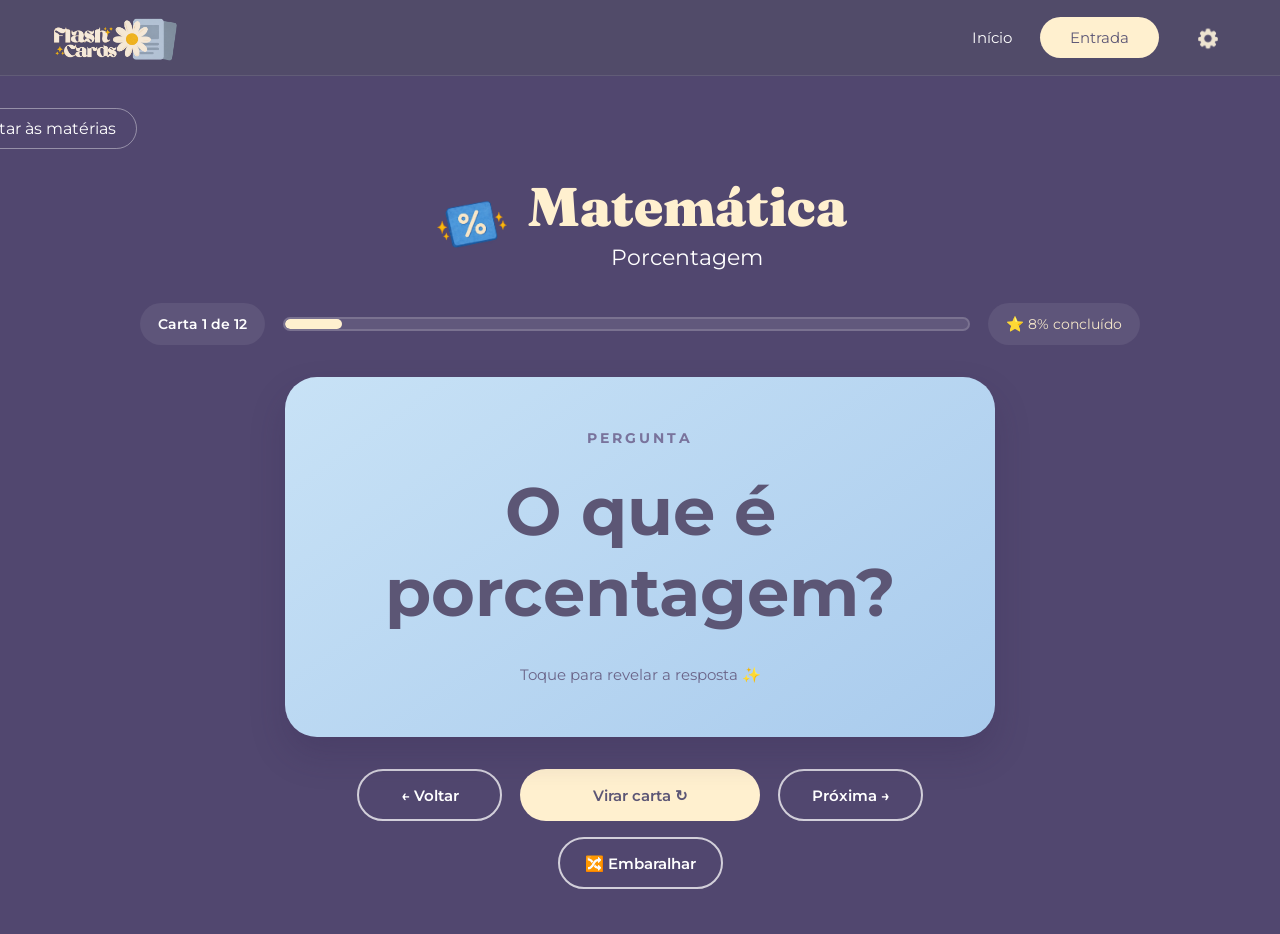
<file: Porcentagem.html>
<!DOCTYPE html>
<html lang="pt-br">

<head>
    <meta charset="UTF-8">
    <meta name="viewport" content="width=device-width, initial-scale=1.0">
    <title>Porcentagem</title>
    <link rel="stylesheet" href="porcentagem.css">
    <script src="porcentagem.js" defer></script>
</head>

<body>

    <header>
        <div class="logotipo-canto-da-tela">
            <img id="logotipo-cabecario" src="assets/logotipo.png" alt="Logotipo">
        </div>

        <nav>
            <a href="index.html">Início</a>
            <a href="Conteúdo.html" class="login">Entrada</a>
            <a href="#" class="confg">
                <img src="assets/Ícone de engrenagem marfim minimalista.png" alt="Configurações">
            </a>
        </nav>
    </header>

    <main class="container">

        <a href="Conteúdo.html" class="voltar-materias">
            ← Voltar às matérias
        </a>

        <div class="titulo-estudo">
            <img src="assets/icone3.png" alt="" class="icone-materia">

            <div>
                <h1>Matemática</h1>
                <p class="subtitulo">Porcentagem</p>
            </div>
        </div>

        <div class="info-progresso">
            <div class="contador" id="contador">
                Carta 1 de 12
            </div>

            <div class="progresso" id="progresso" role="progressbar" aria-label="Progresso dos flashcards"
                aria-valuemin="0" aria-valuemax="12" aria-valuenow="1">
                <div class="barra" id="barra"></div>
            </div>

            <div class="porcentagem" id="porcentagem">
                ⭐ 8% concluído
            </div>
        </div>

        
        <div class="card-container" id="areaCarta" role="button" tabindex="0" aria-label="Virar flashcard">

            <div class="card" id="carta">

                
                <div class="lado frente">
                    <div class="etiqueta">Pergunta</div>

                    <div class="pergunta" id="pergunta">
                        8 + 5 = ?
                    </div>

                    <div class="dica">
                        Toque para revelar a resposta ✨
                    </div>
                </div>

                
                <div class="lado verso">
                    <div class="etiqueta">Resposta</div>

                    <div class="resposta" id="resposta">
                        13
                    </div>

                    <div class="dica">
                        Muito bem! Continue estudando 🎉
                    </div>
                </div>

            </div>
        </div>

        
        <div class="botoes">

            <button type="button" class="secundario" id="botaoAnterior">
                ← Voltar
            </button>

            <button type="button" class="principal" id="botaoVirar">
                Virar carta ↻
            </button>

            <button type="button" class="secundario" id="botaoProxima">
                Próxima →
            </button>

        </div>

        
        <div class="botoes botoes-extra">

            <button type="button" class="secundario" id="botaoEmbaralhar">
                🔀 Embaralhar
            </button>

        </div>

    </main>

</body>

</html>
</file>
<file: style.css>
@import url('https://fonts.googleapis.com/css2?family=Clarity+City:wght@100..900&family=Montserrat:wght@100..900&family=Poppins:wght@100..900&display=swap');

 *{
    box-sizing: border-box;
    margin: 0;
}

body {
      font-weight: 400;
    font-family: "Montserrat", sans-serif;
    max-height: 100vh;
}

.Inicio {
    background-color: #5c5675;
    display: flex;
    align-items: center;
    justify-content: center;
    gap: 25px;
    width: 100%;
    min-height: calc(100vh - 70px);
}

header{
    background-color: #5c5675;
    width: 100%;
    height: 70px;
    align-items: center;
    justify-content: space-between;
    padding: 0 28px;
    box-sizing: border-box;
    display: flex;
} 
#logotipo-cabecario {
    height: 50px;
    width: auto;
    display: flex;
    transform: translateY(0);
}

 
.conteudoInicio {
    display: flex;
    flex-direction: row;
    align-items: center;
    justify-content: center;
    margin-left: 0px;
    transform: translateX(60px);
    .grupoextra {
    display: flex;
    flex-direction: column;
    align-items: center;
    #titulo {
        height: 250px;
        width:auto;
        order: 1;
    }
   #comece {
    display: flex;
    margin-top: 25px;
    width: 380px;
    height: 40px;
    order: 2;
    border-radius: 20px;
    border: none;
    background-color: white;
    font-size: 15px;
    cursor: pointer;
    flex-direction: column;
    align-items: center;
    justify-content: center;
    font-family: "Montserrat", sans-serif;
    box-shadow: rgba(81, 81, 137, 0.25) 0px 6px 12px -2px, rgba(0, 0, 0, 0.3) 0px 3px 7px -3px;;
    transition: all 0.3s ease-in-out;
} 
#comece:hover {
 height: 45px;
 width: 400px;
 font-size: 16px;
}

}
    #icone {
    
        height: 360px;
        width:auto;
        order: 3;
    }
}

nav {
    display: flex;
    align-items: center;
    gap: 24px;
    margin-right: 0;
}

nav a {
    display: block;
    text-decoration: none;
    color: white;
    margin: 0;
    transform: none;
}

.login {
    display: inline-block;
    padding: 10px 30px;
    margin-right: -20px;
    border: 2px solid rgb(255, 255, 255);
    text-decoration: none;
    color: black;
    border-radius: 20px;
    background-color: white;
    transition: all 0.3s ease-in-out;
}

.login:hover {
    padding: 12px 32px;
    box-shadow: rgba(50, 50, 93, 0.25) 0px 50px 100px -20px, rgba(0, 0, 0, 0.3) 0px 30px 60px -30px;
}

.confg {
    box-sizing: border-box;
    height: 60px;
    width: auto;
    display: flex;
    margin-right: -15px;
    transition: all 0.3s ease-in-out;
}
.confg:hover {
transform: rotate(40deg);
}


.caixaForm {
    width: 445px;
    min-height: 540px;
    padding: 40px;
    box-sizing: border-box;
    background-color: #f7f0e4;
    border-radius: 28px;
    box-shadow: rgba(0, 0, 0, 0.25) 0px 14px 28px, rgba(0, 0, 0, 0.22) 0px 10px 10px;
    display: flex;
    flex-direction: column;
    align-items: center;
    justify-content: center;
    font-weight: 300;
}

.caixaForm h1 {
    font-size: 50px;
    text-align: center;
    margin: 0 0 25px;
    font-weight: 850;
}

.input-box {
    width: 100%;
    margin-bottom: 18px;
}

.input-box input {
    width: 100%;
    height: 44px;
    padding: 10px 14px;
    box-sizing: border-box;

    border: 1px solid #aaa;
    border-radius: 20px;
    outline: none;
    font-size: 16px;
}

.input-box input:focus {
    border-color: #5c5675;
   
}   

.remember-forgot {
    width: 100%;
    font-size: 14px;
}

.remember-forgot label {
    display: inline-flex;
    align-items: center;
    gap: 6px;
    accent-color: #5c5675;
}

.remember-forgot a {
    color: #5c5675;
    text-decoration: none;
}

.remember-forgot a:hover {
    text-decoration: underline;
}

.remember-forgot button {
    width: 100%;
    height: 44px;
    margin-top: 22px;

    border: none;
    border-radius: 20px;
    background-color: #5c5675;
    color: white;

    font-size: 16px;
    cursor: pointer;
    transition: 0.3s ease;
}

.remember-forgot button:hover {
    background-color: #443e5c;
}

.remember-forgot p {
    text-align: center;
    margin-top: 22px;
}
.l-e {
    display: flex;
    align-items: center;
    justify-content: space-between;
    gap: 8px;
    flex-wrap: wrap;
}

.l-e input[type="checkbox"] {
    margin: 0;
    box-shadow: rgba(50, 50, 93, 0.25) 0px 30px 60px -12px, rgba(0, 0, 0, 0.3) 0px 18px 36px -18px;
}


.fundo-form {
    position: fixed;
    inset: 0;
    background: rgba(0, 0, 0, 0.55);

    display: flex;
    justify-content: center;
    align-items: center;

    z-index: 9999;
    padding: 20px;

    opacity: 0;
    visibility: hidden;
    pointer-events: none;

    transition: opacity 0.3s ease, visibility 0.3s ease;
}

.fundo-form.ativo {
    opacity: 1;
    visibility: visible;
    pointer-events: auto;
}

.fundo-form .caixaForm {
    position: relative;
    width: 445px;
    max-width: 100%;
    max-height: 90vh;
    overflow-y: auto;

    transform: translateY(20px) scale(0.96);
    transition: transform 0.3s ease;
}


.fundo-form.ativo .caixaForm {
    transform: translateY(0) scale(1);
}


.fechar-form {
    position: absolute;
    top: 12px;
    right: 18px;

    border: none;
    background: transparent;
    color: #5c5675;

    font-size: 32px;
    cursor: pointer;
    line-height: 1;
}

.fechar-form:hover {
    color: #443e5c;
}

@media (max-width: 480px) {
    .fundo-modal .caixaForm {
        padding: 35px 24px;
        min-height: auto;
    }

    .caixaForm h1 {
        font-size: 40px;
    }
}
</file>
<file: acentuacao.css>
@import url('https://fonts.googleapis.com/css2?family=Montserrat:wght@400;500;600;700&family=Fraunces:opsz,wght@9..144,900&display=swap');

* {
    box-sizing: border-box;
}

:root {
    --roxo: #5c5675;
    --roxo-claro: #817b9e;
    --creme: #fff0cf;
    --azul: #b9d8f1;
    --texto: #5c5675;
    --branco: #ffffff;
}

body {
    margin: 0;
    min-height: 100vh;
    font-family: "Montserrat", sans-serif;
    color: var(--branco);
background-color: #51476f;
}



header {
    min-height: 76px;
    padding: 10px 4%;
    display: flex;
    align-items: center;
    justify-content: space-between;
    gap: 20px;
    background: #514b69;
    border-bottom: 1px solid #ffffff18;
}

#logotipo-cabecario {
    display: block;
    width: auto;
    height: 52px;
    object-fit: contain;
}

nav {
    display: flex;
    align-items: center;
    gap: 28px;
}

nav a {
    color: var(--branco);
    text-decoration: none;
    font-size: 15px;
    transition: opacity 0.25s ease, transform 0.25s ease;
}

nav a:hover {
    opacity: 0.8;
}

.login {
    padding: 11px 30px;
    border-radius: 30px;
    background: var(--creme);
    color: var(--texto);
    transition: transform 0.25s ease, box-shadow 0.25s ease;
}

.login:hover {
    transform: translateY(-2px);
    box-shadow: 0 5px 16px #29244a35;
}

.confg {
    display: flex;
    align-items: center;
    justify-content: center;
}

.confg img {
    display: block;
    width: 42px;
    height: 42px;
    object-fit: contain;
    transition: transform 0.35s ease;
}

.confg:hover img {
    transform: rotate(40deg);
}



.container {
    width: min(100% - 40px, 1000px);
    margin: 0 auto;
    padding: 32px 0 45px;
    text-align: center;
}



.voltar-materias {
    display: flex;
    width: fit-content;
    align-items: center;
    gap: 0px;
    margin-left: -200px;
    margin-bottom: 24px;
    padding: 10px 20px;
    border: 1px solid #ffffff65;
    border-radius: 30px;
    color: var(--branco);
    text-decoration: none;
    transition: background 0.25s ease, transform 0.25s ease;
}

.voltar-materias:hover {
    background: #ffffff15;
    transform: translateX(-3px);
}



.titulo-estudo {
    display: flex;
    align-items: center;
    justify-content: center;
    gap: 18px;
    margin-bottom: 32px;
}

.icone-materia {
    width: 76px;
    height: 76px;
    object-fit: contain;
}

h1 {
    margin: 0;
    color: var(--creme);
    font-family: "Fraunces", serif;
    font-size: clamp(2rem, 5vw, 3.4rem);
    font-weight: 900;
}

.subtitulo {
    margin: 3px 0 0;
    font-size: clamp(1rem, 2.5vw, 1.4rem);
    color: var(--branco);
}



.info-progresso {
    display: grid;
    grid-template-columns: auto minmax(100px, 1fr) auto;
    align-items: center;
    gap: 18px;
    margin: 0 auto 32px;
}

.contador,
.porcentagem {
    padding: 12px 18px;
    border-radius: 30px;
    background: #ffffff13;
    color: var(--branco);
    font-size: 0.9rem;
    white-space: nowrap;
}

.contador {
    font-weight: 600;
}

.porcentagem {
    color: #f5e7ca;
}

.progresso {
    height: 14px;
    overflow: hidden;
    border: 2px solid #ffffff28;
    border-radius: 30px;
    background: #ffffff18;
}

.barra {
    width: 0%;
    height: 100%;
    border-radius: inherit;
    background: var(--creme);
    transition: width 0.4s ease;
}



.card-container {
    width: min(100%, 710px);
    height: 360px;
    margin: 0 auto 32px;
    perspective: 1200px;
    cursor: pointer;
    outline: none;
}

.card-container:focus-visible {
    outline: 3px solid var(--creme);
    outline-offset: 8px;
    border-radius: 30px;
}

.card {
    position: relative;
    width: 100%;
    height: 100%;
    transform-style: preserve-3d;
    transition: transform 0.7s cubic-bezier(.2, .7, .2, 1);
}

.card.virada {
    transform: rotateY(180deg);
}

.lado {
    position: absolute;
    inset: 0;
    display: flex;
    flex-direction: column;
    align-items: center;
    justify-content: center;
    padding: 35px;
    overflow: hidden;
    border-radius: 32px;
    box-shadow: 0 18px 35px #30244b35;
    backface-visibility: hidden;
    -webkit-backface-visibility: hidden;
}

.frente {
    background: linear-gradient(145deg, #c8e2f6, #a9cbed);
    color: var(--texto);
}

.verso {
    transform: rotateY(180deg);
    background: var(--creme);
    color: var(--texto);
}



.etiqueta {
    margin-bottom: 25px;
    color: #79739c;
    font-size: 0.85rem;
    font-weight: 700;
    letter-spacing: 3px;
    text-transform: uppercase;
}

.pergunta {
    font-size: clamp(2.5rem, 7vw, 4.2rem);
    line-height: 1.2;
    font-weight: 700;
    overflow-wrap: anywhere;
}

.resposta {
    color: #51476f;
    font-size: clamp(2.8rem, 8vw, 4.5rem);
    line-height: 1.2;
    font-weight: 700;
    overflow-wrap: anywhere;
}

.dica {
    margin-top: 32px;
    color: #6b6589;
    font-size: 0.95rem;
}



.botoes {
    display: flex;
    align-items: center;
    justify-content: center;
    flex-wrap: wrap;
    gap: 18px;
}

button {
    min-height: 52px;
    padding: 13px 25px;
    border: 1px solid transparent;
    border-radius: 30px;
    font-family: "Montserrat", sans-serif;
    font-size: 0.95rem;
    font-weight: 600;
    cursor: pointer;
    transition:
        transform 0.25s ease,
        background 0.25s ease,
        box-shadow 0.25s ease;
}

button:hover {
    transform: translateY(-3px);
}

button:active {
    transform: scale(0.97);
}

button:focus-visible {
    outline: 3px solid var(--creme);
    outline-offset: 4px;
}

.principal {
    min-width: 240px;
    background: var(--creme);
    color: var(--texto);
}

.principal:hover {
    background: #ffe5a6;
    box-shadow: 0 6px 18px #30244b30;
}

.secundario {
    min-width: 145px;
    border: 2px solid #ffffffbd;
    background: transparent;
    color: var(--branco);
}

.secundario:hover {
    background: #ffffff16;
}

.botoes-extra {
    margin-top: 16px;
}



@media (max-width: 650px) {
    header {
        padding: 10px 16px;
        gap: 10px;
    }

    #logotipo-cabecario {
        height: 40px;
        max-width: 110px;
    }

    nav {
        gap: 12px;
    }

    nav a {
        font-size: 12px;
    }

    .login {
        padding: 9px 14px;
    }

    .confg img {
        width: 30px;
        height: 30px;
    }

    .container {
        width: calc(100% - 28px);
        padding-top: 24px;
    }

    .titulo-estudo {
        gap: 10px;
        margin-bottom: 25px;
    }

    .icone-materia {
        width: 52px;
        height: 52px;
    }

    .info-progresso {
        grid-template-columns: 1fr auto;
        gap: 10px;
        margin-bottom: 25px;
    }

    .progresso {
        grid-column: 1 / -1;
        grid-row: 2;
    }

    .contador,
    .porcentagem {
        padding: 10px 12px;
        font-size: 0.75rem;
    }

    .card-container {
        height: 300px;
        margin-bottom: 25px;
    }

    .lado {
        padding: 22px;
        border-radius: 24px;
    }

    .dica {
        margin-top: 24px;
        font-size: 0.8rem;
    }

    .botoes {
        gap: 10px;
    }

    button {
        min-height: 46px;
        padding: 11px 16px;
        font-size: 0.82rem;
    }

    .principal {
        min-width: 155px;
    }

    .secundario {
        min-width: 100px;
    }
}

@media (max-width: 380px) {
    nav {
        gap: 8px;
    }

    nav a {
        font-size: 11px;
    }

    .login {
        padding: 8px 10px;
    }

    .card-container {
        height: 260px;
    }

    .principal,
    .secundario {
        min-width: 0;
    }
}
</file>
<file: classesgrama.css>
@import url('https://fonts.googleapis.com/css2?family=Montserrat:wght@400;500;600;700&family=Fraunces:opsz,wght@9..144,900&display=swap');

* {
    box-sizing: border-box;
}

:root {
    --roxo: #5c5675;
    --roxo-claro: #817b9e;
    --creme: #fff0cf;
    --azul: #b9d8f1;
    --texto: #5c5675;
    --branco: #ffffff;
}

body {
    margin: 0;
    min-height: 100vh;
    font-family: "Montserrat", sans-serif;
    color: var(--branco);
background-color: #51476f;
}



header {
    min-height: 76px;
    padding: 10px 4%;
    display: flex;
    align-items: center;
    justify-content: space-between;
    gap: 20px;
    background: #514b69;
    border-bottom: 1px solid #ffffff18;
}

#logotipo-cabecario {
    display: block;
    width: auto;
    height: 52px;
    object-fit: contain;
}

nav {
    display: flex;
    align-items: center;
    gap: 28px;
}

nav a {
    color: var(--branco);
    text-decoration: none;
    font-size: 15px;
    transition: opacity 0.25s ease, transform 0.25s ease;
}

nav a:hover {
    opacity: 0.8;
}

.login {
    padding: 11px 30px;
    border-radius: 30px;
    background: var(--creme);
    color: var(--texto);
    transition: transform 0.25s ease, box-shadow 0.25s ease;
}

.login:hover {
    transform: translateY(-2px);
    box-shadow: 0 5px 16px #29244a35;
}

.confg {
    display: flex;
    align-items: center;
    justify-content: center;
}

.confg img {
    display: block;
    width: 42px;
    height: 42px;
    object-fit: contain;
    transition: transform 0.35s ease;
}

.confg:hover img {
    transform: rotate(40deg);
}



.container {
    width: min(100% - 40px, 1000px);
    margin: 0 auto;
    padding: 32px 0 45px;
    text-align: center;
}



.voltar-materias {
    display: flex;
    width: fit-content;
    align-items: center;
    gap: 0px;
    margin-left: -200px;
    margin-bottom: 24px;
    padding: 10px 20px;
    border: 1px solid #ffffff65;
    border-radius: 30px;
    color: var(--branco);
    text-decoration: none;
    transition: background 0.25s ease, transform 0.25s ease;
}

.voltar-materias:hover {
    background: #ffffff15;
    transform: translateX(-3px);
}



.titulo-estudo {
    display: flex;
    align-items: center;
    justify-content: center;
    gap: 18px;
    margin-bottom: 32px;
}

.icone-materia {
    width: 76px;
    height: 76px;
    object-fit: contain;
}

h1 {
    margin: 0;
    color: var(--creme);
    font-family: "Fraunces", serif;
    font-size: clamp(2rem, 5vw, 3.4rem);
    font-weight: 900;
}

.subtitulo {
    margin: 3px 0 0;
    font-size: clamp(1rem, 2.5vw, 1.4rem);
    color: var(--branco);
}



.info-progresso {
    display: grid;
    grid-template-columns: auto minmax(100px, 1fr) auto;
    align-items: center;
    gap: 18px;
    margin: 0 auto 32px;
}

.contador,
.porcentagem {
    padding: 12px 18px;
    border-radius: 30px;
    background: #ffffff13;
    color: var(--branco);
    font-size: 0.9rem;
    white-space: nowrap;
}

.contador {
    font-weight: 600;
}

.porcentagem {
    color: #f5e7ca;
}

.progresso {
    height: 14px;
    overflow: hidden;
    border: 2px solid #ffffff28;
    border-radius: 30px;
    background: #ffffff18;
}

.barra {
    width: 0%;
    height: 100%;
    border-radius: inherit;
    background: var(--creme);
    transition: width 0.4s ease;
}



.card-container {
    width: min(100%, 710px);
    height: 360px;
    margin: 0 auto 32px;
    perspective: 1200px;
    cursor: pointer;
    outline: none;
}

.card-container:focus-visible {
    outline: 3px solid var(--creme);
    outline-offset: 8px;
    border-radius: 30px;
}

.card {
    position: relative;
    width: 100%;
    height: 100%;
    transform-style: preserve-3d;
    transition: transform 0.7s cubic-bezier(.2, .7, .2, 1);
}

.card.virada {
    transform: rotateY(180deg);
}

.lado {
    position: absolute;
    inset: 0;
    display: flex;
    flex-direction: column;
    align-items: center;
    justify-content: center;
    padding: 35px;
    overflow: hidden;
    border-radius: 32px;
    box-shadow: 0 18px 35px #30244b35;
    backface-visibility: hidden;
    -webkit-backface-visibility: hidden;
}

.frente {
    background: linear-gradient(145deg, #c8e2f6, #a9cbed);
    color: var(--texto);
}

.verso {
    transform: rotateY(180deg);
    background: var(--creme);
    color: var(--texto);
}



.etiqueta {
    margin-bottom: 25px;
    color: #79739c;
    font-size: 0.85rem;
    font-weight: 700;
    letter-spacing: 3px;
    text-transform: uppercase;
}

.pergunta {
    font-size: clamp(2.5rem, 7vw, 4.2rem);
    line-height: 1.2;
    font-weight: 700;
    overflow-wrap: anywhere;
}

.resposta {
    color: #51476f;
    font-size: clamp(2.8rem, 8vw, 4.5rem);
    line-height: 1.2;
    font-weight: 700;
    overflow-wrap: anywhere;
}

.dica {
    margin-top: 32px;
    color: #6b6589;
    font-size: 0.95rem;
}



.botoes {
    display: flex;
    align-items: center;
    justify-content: center;
    flex-wrap: wrap;
    gap: 18px;
}

button {
    min-height: 52px;
    padding: 13px 25px;
    border: 1px solid transparent;
    border-radius: 30px;
    font-family: "Montserrat", sans-serif;
    font-size: 0.95rem;
    font-weight: 600;
    cursor: pointer;
    transition:
        transform 0.25s ease,
        background 0.25s ease,
        box-shadow 0.25s ease;
}

button:hover {
    transform: translateY(-3px);
}

button:active {
    transform: scale(0.97);
}

button:focus-visible {
    outline: 3px solid var(--creme);
    outline-offset: 4px;
}

.principal {
    min-width: 240px;
    background: var(--creme);
    color: var(--texto);
}

.principal:hover {
    background: #ffe5a6;
    box-shadow: 0 6px 18px #30244b30;
}

.secundario {
    min-width: 145px;
    border: 2px solid #ffffffbd;
    background: transparent;
    color: var(--branco);
}

.secundario:hover {
    background: #ffffff16;
}

.botoes-extra {
    margin-top: 16px;
}



@media (max-width: 650px) {
    header {
        padding: 10px 16px;
        gap: 10px;
    }

    #logotipo-cabecario {
        height: 40px;
        max-width: 110px;
    }

    nav {
        gap: 12px;
    }

    nav a {
        font-size: 12px;
    }

    .login {
        padding: 9px 14px;
    }

    .confg img {
        width: 30px;
        height: 30px;
    }

    .container {
        width: calc(100% - 28px);
        padding-top: 24px;
    }

    .titulo-estudo {
        gap: 10px;
        margin-bottom: 25px;
    }

    .icone-materia {
        width: 52px;
        height: 52px;
    }

    .info-progresso {
        grid-template-columns: 1fr auto;
        gap: 10px;
        margin-bottom: 25px;
    }

    .progresso {
        grid-column: 1 / -1;
        grid-row: 2;
    }

    .contador,
    .porcentagem {
        padding: 10px 12px;
        font-size: 0.75rem;
    }

    .card-container {
        height: 300px;
        margin-bottom: 25px;
    }

    .lado {
        padding: 22px;
        border-radius: 24px;
    }

    .dica {
        margin-top: 24px;
        font-size: 0.8rem;
    }

    .botoes {
        gap: 10px;
    }

    button {
        min-height: 46px;
        padding: 11px 16px;
        font-size: 0.82rem;
    }

    .principal {
        min-width: 155px;
    }

    .secundario {
        min-width: 100px;
    }
}

@media (max-width: 380px) {
    nav {
        gap: 8px;
    }

    nav a {
        font-size: 11px;
    }

    .login {
        padding: 8px 10px;
    }

    .card-container {
        height: 260px;
    }

    .principal,
    .secundario {
        min-width: 0;
    }
}
</file>
<file: conteudo.css>
@import url('https://fonts.googleapis.com/css2?family=Clarity+City:wght@100..900&family=Montserrat:wght@100..900&family=Poppins:wght@100..900&display=swap');
@import url('https://fonts.googleapis.com/css2?family=Raleway:wght@400;500&display=swap');
@import url('https://fonts.googleapis.com/css2?family=Fraunces:opsz,wght@9..144,900&display=swap');


* {
    box-sizing: border-box;
    margin: 0;
}

body {
    font-weight: 400;
    font-family: "Montserrat", sans-serif;
    max-height: 100vh;

}

.materias {
    background-color: #5c5675;
    min-height: calc(100vh - 60px);
    width: 100%;
    display: flex;
    flex-direction: column;
}


header {
    background-color: #5c5675;
    width: 100%;
    height: 60px;
    align-items: center;
    justify-content: space-between;
    padding: 0 28px;
    box-sizing: border-box;
    display: flex;
}

#logotipo-cabecario {
    height: 50px;
    width: auto;
    display: flex;
    transform: translateY(0);
}

nav {
    display: flex;
    align-items: center;
    gap: 24px;
    margin-right: 0;
}

nav a {
    display: block;
    text-decoration: none;
    color: white;
    margin: 0;
    transform: none;
}

.login {
    display: inline-block;
    padding: 10px 30px;
    margin-right: -20px;
    border: 2px solid rgb(255, 255, 255);
    text-decoration: none;
    color: black;
    border-radius: 20px;
    background-color: white;
    transition: all 0.3s ease-in-out;
}

.login:hover {
    padding: 12px 32px;
    box-shadow: rgba(50, 50, 93, 0.25) 0px 50px 100px -20px, rgba(0, 0, 0, 0.3) 0px 30px 60px -30px;
}

.confg {
    display: flex;
    align-items: center;
    justify-content: center;
    transition: transform 0.3s ease-in-out;
}

.confg img {
    width: 80px;
    height: 80px;
    object-fit: contain;
}

.confg:hover {
    transform: rotate(40deg);
}

.mat {
    font-family: 'Raleway', sans-serif;
    font-size: 22px;
    font-weight: 1000;
    letter-spacing: 4px;
    text-transform: uppercase;
    color: #fff0cf;
}

.port {
    font-family: 'Raleway', sans-serif;
    font-size: 22px;
    font-weight: 1000;
    letter-spacing: 4px;
    text-transform: uppercase;
    color: #fff0cf;
}

.cartoes {
    display: flex;
    flex-direction: column;
}

.divisao-materia {
    display: flex;
    align-items: center;
    justify-content: center;
    gap: 30px;
    width: 100%;
    margin: 20px 0;
}

.divisao-materia h1 {
    color: #fff0cf;
    font-family: 'Raleway', sans-serif;
    font-size: 22px;
    font-weight: 500;
    letter-spacing: 4px;
    white-space: nowrap;
}

.linha {
    flex: 1;
    height: 3px;
    background-color: #9189ad;
    border-radius: 10px;
}

.matematica,
.portugues {
    display: grid;
    grid-template-columns: repeat(5, minmax(0, 1fr));
    column-gap: 20px;
    row-gap: 0;
    padding: 0 4.3%;
    margin-bottom: 20px;
}

.divisao-materia {
    grid-column: 1 / -1;
}

.cartoes img {
    height: 150px;
    width: auto;
}

.matematica .cartm {
    background-color: #736c92;
    display: flex;
    align-items: center;
    justify-content: center;
    flex-direction: column;
    border-radius: 20px;
    padding: 20px;
    height: 210px;
    width: 220px;
}

.portugues .cartp {
    background-color: #736c92;
    display: flex;
    align-items: center;
    justify-content: center;
    flex-direction: column;
    border-radius: 20px;
    padding: 20px;
    height: 210px;
    width: 220px;
}


.cartoes h3 {
    font-family: 'Fraunces', serif;
    font-weight: 900;
}

.titulo {
    display: flex;
    justify-content: center;
    align-items: center;
    flex-direction: column;
    color: #fff0cf;
}

#tit {
    font-family: 'Fraunces', serif;
    font-weight: 1500;
    font-size: 60px;
}

.paragraph {
    display: flex;
    justify-content: center;
    align-items: center;
}


.cartoes h3,
.cartoes p {
    color: #fff0cf;
}

.paragraph {
    color: #fff0cf;
    margin-top: 50px;
    margin-bottom: 30px;
    text-align: center;
    width: 100%;
}
</file>
<file: equacoes.css>
@import url('https://fonts.googleapis.com/css2?family=Montserrat:wght@400;500;600;700&family=Fraunces:opsz,wght@9..144,900&display=swap');

* {
    box-sizing: border-box;
}

:root {
    --roxo: #5c5675;
    --roxo-claro: #817b9e;
    --creme: #fff0cf;
    --azul: #b9d8f1;
    --texto: #5c5675;
    --branco: #ffffff;
}

body {
    margin: 0;
    min-height: 100vh;
    font-family: "Montserrat", sans-serif;
    color: var(--branco);
background-color: #51476f;
}



header {
    min-height: 76px;
    padding: 10px 4%;
    display: flex;
    align-items: center;
    justify-content: space-between;
    gap: 20px;
    background: #514b69;
    border-bottom: 1px solid #ffffff18;
}

#logotipo-cabecario {
    display: block;
    width: auto;
    height: 52px;
    object-fit: contain;
}

nav {
    display: flex;
    align-items: center;
    gap: 28px;
}

nav a {
    color: var(--branco);
    text-decoration: none;
    font-size: 15px;
    transition: opacity 0.25s ease, transform 0.25s ease;
}

nav a:hover {
    opacity: 0.8;
}

.login {
    padding: 11px 30px;
    border-radius: 30px;
    background: var(--creme);
    color: var(--texto);
    transition: transform 0.25s ease, box-shadow 0.25s ease;
}

.login:hover {
    transform: translateY(-2px);
    box-shadow: 0 5px 16px #29244a35;
}

.confg {
    display: flex;
    align-items: center;
    justify-content: center;
}

.confg img {
    display: block;
    width: 42px;
    height: 42px;
    object-fit: contain;
    transition: transform 0.35s ease;
}

.confg:hover img {
    transform: rotate(40deg);
}



.container {
    width: min(100% - 40px, 1000px);
    margin: 0 auto;
    padding: 32px 0 45px;
    text-align: center;
}



.voltar-materias {
    display: flex;
    width: fit-content;
    align-items: center;
    gap: 0px;
    margin-left: -200px;
    margin-bottom: 24px;
    padding: 10px 20px;
    border: 1px solid #ffffff65;
    border-radius: 30px;
    color: var(--branco);
    text-decoration: none;
    transition: background 0.25s ease, transform 0.25s ease;
}

.voltar-materias:hover {
    background: #ffffff15;
    transform: translateX(-3px);
}



.titulo-estudo {
    display: flex;
    align-items: center;
    justify-content: center;
    gap: 18px;
    margin-bottom: 32px;
}

.icone-materia {
    width: 76px;
    height: 76px;
    object-fit: contain;
}

h1 {
    margin: 0;
    color: var(--creme);
    font-family: "Fraunces", serif;
    font-size: clamp(2rem, 5vw, 3.4rem);
    font-weight: 900;
}

.subtitulo {
    margin: 3px 0 0;
    font-size: clamp(1rem, 2.5vw, 1.4rem);
    color: var(--branco);
}



.info-progresso {
    display: grid;
    grid-template-columns: auto minmax(100px, 1fr) auto;
    align-items: center;
    gap: 18px;
    margin: 0 auto 32px;
}

.contador,
.porcentagem {
    padding: 12px 18px;
    border-radius: 30px;
    background: #ffffff13;
    color: var(--branco);
    font-size: 0.9rem;
    white-space: nowrap;
}

.contador {
    font-weight: 600;
}

.porcentagem {
    color: #f5e7ca;
}

.progresso {
    height: 14px;
    overflow: hidden;
    border: 2px solid #ffffff28;
    border-radius: 30px;
    background: #ffffff18;
}

.barra {
    width: 0%;
    height: 100%;
    border-radius: inherit;
    background: var(--creme);
    transition: width 0.4s ease;
}



.card-container {
    width: min(100%, 710px);
    height: 360px;
    margin: 0 auto 32px;
    perspective: 1200px;
    cursor: pointer;
    outline: none;
}

.card-container:focus-visible {
    outline: 3px solid var(--creme);
    outline-offset: 8px;
    border-radius: 30px;
}

.card {
    position: relative;
    width: 100%;
    height: 100%;
    transform-style: preserve-3d;
    transition: transform 0.7s cubic-bezier(.2, .7, .2, 1);
}

.card.virada {
    transform: rotateY(180deg);
}

.lado {
    position: absolute;
    inset: 0;
    display: flex;
    flex-direction: column;
    align-items: center;
    justify-content: center;
    padding: 35px;
    overflow: hidden;
    border-radius: 32px;
    box-shadow: 0 18px 35px #30244b35;
    backface-visibility: hidden;
    -webkit-backface-visibility: hidden;
}

.frente {
    background: linear-gradient(145deg, #c8e2f6, #a9cbed);
    color: var(--texto);
}

.verso {
    transform: rotateY(180deg);
    background: var(--creme);
    color: var(--texto);
}



.etiqueta {
    margin-bottom: 25px;
    color: #79739c;
    font-size: 0.85rem;
    font-weight: 700;
    letter-spacing: 3px;
    text-transform: uppercase;
}

.pergunta {
    font-size: clamp(2.5rem, 7vw, 4.2rem);
    line-height: 1.2;
    font-weight: 700;
    overflow-wrap: anywhere;
}

.resposta {
    color: #51476f;
    font-size: clamp(2.8rem, 8vw, 4.5rem);
    line-height: 1.2;
    font-weight: 700;
    overflow-wrap: anywhere;
}

.dica {
    margin-top: 32px;
    color: #6b6589;
    font-size: 0.95rem;
}



.botoes {
    display: flex;
    align-items: center;
    justify-content: center;
    flex-wrap: wrap;
    gap: 18px;
}

button {
    min-height: 52px;
    padding: 13px 25px;
    border: 1px solid transparent;
    border-radius: 30px;
    font-family: "Montserrat", sans-serif;
    font-size: 0.95rem;
    font-weight: 600;
    cursor: pointer;
    transition:
        transform 0.25s ease,
        background 0.25s ease,
        box-shadow 0.25s ease;
}

button:hover {
    transform: translateY(-3px);
}

button:active {
    transform: scale(0.97);
}

button:focus-visible {
    outline: 3px solid var(--creme);
    outline-offset: 4px;
}

.principal {
    min-width: 240px;
    background: var(--creme);
    color: var(--texto);
}

.principal:hover {
    background: #ffe5a6;
    box-shadow: 0 6px 18px #30244b30;
}

.secundario {
    min-width: 145px;
    border: 2px solid #ffffffbd;
    background: transparent;
    color: var(--branco);
}

.secundario:hover {
    background: #ffffff16;
}

.botoes-extra {
    margin-top: 16px;
}



@media (max-width: 650px) {
    header {
        padding: 10px 16px;
        gap: 10px;
    }

    #logotipo-cabecario {
        height: 40px;
        max-width: 110px;
    }

    nav {
        gap: 12px;
    }

    nav a {
        font-size: 12px;
    }

    .login {
        padding: 9px 14px;
    }

    .confg img {
        width: 30px;
        height: 30px;
    }

    .container {
        width: calc(100% - 28px);
        padding-top: 24px;
    }

    .titulo-estudo {
        gap: 10px;
        margin-bottom: 25px;
    }

    .icone-materia {
        width: 52px;
        height: 52px;
    }

    .info-progresso {
        grid-template-columns: 1fr auto;
        gap: 10px;
        margin-bottom: 25px;
    }

    .progresso {
        grid-column: 1 / -1;
        grid-row: 2;
    }

    .contador,
    .porcentagem {
        padding: 10px 12px;
        font-size: 0.75rem;
    }

    .card-container {
        height: 300px;
        margin-bottom: 25px;
    }

    .lado {
        padding: 22px;
        border-radius: 24px;
    }

    .dica {
        margin-top: 24px;
        font-size: 0.8rem;
    }

    .botoes {
        gap: 10px;
    }

    button {
        min-height: 46px;
        padding: 11px 16px;
        font-size: 0.82rem;
    }

    .principal {
        min-width: 155px;
    }

    .secundario {
        min-width: 100px;
    }
}

@media (max-width: 380px) {
    nav {
        gap: 8px;
    }

    nav a {
        font-size: 11px;
    }

    .login {
        padding: 8px 10px;
    }

    .card-container {
        height: 260px;
    }

    .principal,
    .secundario {
        min-width: 0;
    }
}
</file>
<file: frações.css>
@import url('https://fonts.googleapis.com/css2?family=Montserrat:wght@400;500;600;700&family=Fraunces:opsz,wght@9..144,900&display=swap');

* {
    box-sizing: border-box;
}

:root {
    --roxo: #5c5675;
    --roxo-claro: #817b9e;
    --creme: #fff0cf;
    --azul: #b9d8f1;
    --texto: #5c5675;
    --branco: #ffffff;
}

body {
    margin: 0;
    min-height: 100vh;
    font-family: "Montserrat", sans-serif;
    color: var(--branco);
background-color: #51476f;
}



header {
    min-height: 76px;
    padding: 10px 4%;
    display: flex;
    align-items: center;
    justify-content: space-between;
    gap: 20px;
    background: #514b69;
    border-bottom: 1px solid #ffffff18;
}

#logotipo-cabecario {
    display: block;
    width: auto;
    height: 52px;
    object-fit: contain;
}

nav {
    display: flex;
    align-items: center;
    gap: 28px;
}

nav a {
    color: var(--branco);
    text-decoration: none;
    font-size: 15px;
    transition: opacity 0.25s ease, transform 0.25s ease;
}

nav a:hover {
    opacity: 0.8;
}

.login {
    padding: 11px 30px;
    border-radius: 30px;
    background: var(--creme);
    color: var(--texto);
    transition: transform 0.25s ease, box-shadow 0.25s ease;
}

.login:hover {
    transform: translateY(-2px);
    box-shadow: 0 5px 16px #29244a35;
}

.confg {
    display: flex;
    align-items: center;
    justify-content: center;
}

.confg img {
    display: block;
    width: 42px;
    height: 42px;
    object-fit: contain;
    transition: transform 0.35s ease;
}

.confg:hover img {
    transform: rotate(40deg);
}



.container {
    width: min(100% - 40px, 1000px);
    margin: 0 auto;
    padding: 32px 0 45px;
    text-align: center;
}



.voltar-materias {
    display: flex;
    width: fit-content;
    align-items: center;
    gap: 0px;
    margin-left: -200px;
    margin-bottom: 24px;
    padding: 10px 20px;
    border: 1px solid #ffffff65;
    border-radius: 30px;
    color: var(--branco);
    text-decoration: none;
    transition: background 0.25s ease, transform 0.25s ease;
}

.voltar-materias:hover {
    background: #ffffff15;
    transform: translateX(-3px);
}



.titulo-estudo {
    display: flex;
    align-items: center;
    justify-content: center;
    gap: 18px;
    margin-bottom: 32px;
}

.icone-materia {
    width: 76px;
    height: 76px;
    object-fit: contain;
}

h1 {
    margin: 0;
    color: var(--creme);
    font-family: "Fraunces", serif;
    font-size: clamp(2rem, 5vw, 3.4rem);
    font-weight: 900;
}

.subtitulo {
    margin: 3px 0 0;
    font-size: clamp(1rem, 2.5vw, 1.4rem);
    color: var(--branco);
}



.info-progresso {
    display: grid;
    grid-template-columns: auto minmax(100px, 1fr) auto;
    align-items: center;
    gap: 18px;
    margin: 0 auto 32px;
}

.contador,
.porcentagem {
    padding: 12px 18px;
    border-radius: 30px;
    background: #ffffff13;
    color: var(--branco);
    font-size: 0.9rem;
    white-space: nowrap;
}

.contador {
    font-weight: 600;
}

.porcentagem {
    color: #f5e7ca;
}

.progresso {
    height: 14px;
    overflow: hidden;
    border: 2px solid #ffffff28;
    border-radius: 30px;
    background: #ffffff18;
}

.barra {
    width: 0%;
    height: 100%;
    border-radius: inherit;
    background: var(--creme);
    transition: width 0.4s ease;
}



.card-container {
    width: min(100%, 710px);
    height: 360px;
    margin: 0 auto 32px;
    perspective: 1200px;
    cursor: pointer;
    outline: none;
}

.card-container:focus-visible {
    outline: 3px solid var(--creme);
    outline-offset: 8px;
    border-radius: 30px;
}

.card {
    position: relative;
    width: 100%;
    height: 100%;
    transform-style: preserve-3d;
    transition: transform 0.7s cubic-bezier(.2, .7, .2, 1);
}

.card.virada {
    transform: rotateY(180deg);
}

.lado {
    position: absolute;
    inset: 0;
    display: flex;
    flex-direction: column;
    align-items: center;
    justify-content: center;
    padding: 35px;
    overflow: hidden;
    border-radius: 32px;
    box-shadow: 0 18px 35px #30244b35;
    backface-visibility: hidden;
    -webkit-backface-visibility: hidden;
}

.frente {
    background: linear-gradient(145deg, #c8e2f6, #a9cbed);
    color: var(--texto);
}

.verso {
    transform: rotateY(180deg);
    background: var(--creme);
    color: var(--texto);
}



.etiqueta {
    margin-bottom: 25px;
    color: #79739c;
    font-size: 0.85rem;
    font-weight: 700;
    letter-spacing: 3px;
    text-transform: uppercase;
}

.pergunta {
    font-size: clamp(2.5rem, 7vw, 4.2rem);
    line-height: 1.2;
    font-weight: 700;
    overflow-wrap: anywhere;
}

.resposta {
    color: #51476f;
    font-size: clamp(2.8rem, 8vw, 4.5rem);
    line-height: 1.2;
    font-weight: 700;
    overflow-wrap: anywhere;
}

.dica {
    margin-top: 32px;
    color: #6b6589;
    font-size: 0.95rem;
}



.botoes {
    display: flex;
    align-items: center;
    justify-content: center;
    flex-wrap: wrap;
    gap: 18px;
}

button {
    min-height: 52px;
    padding: 13px 25px;
    border: 1px solid transparent;
    border-radius: 30px;
    font-family: "Montserrat", sans-serif;
    font-size: 0.95rem;
    font-weight: 600;
    cursor: pointer;
    transition:
        transform 0.25s ease,
        background 0.25s ease,
        box-shadow 0.25s ease;
}

button:hover {
    transform: translateY(-3px);
}

button:active {
    transform: scale(0.97);
}

button:focus-visible {
    outline: 3px solid var(--creme);
    outline-offset: 4px;
}

.principal {
    min-width: 240px;
    background: var(--creme);
    color: var(--texto);
}

.principal:hover {
    background: #ffe5a6;
    box-shadow: 0 6px 18px #30244b30;
}

.secundario {
    min-width: 145px;
    border: 2px solid #ffffffbd;
    background: transparent;
    color: var(--branco);
}

.secundario:hover {
    background: #ffffff16;
}

.botoes-extra {
    margin-top: 16px;
}



@media (max-width: 650px) {
    header {
        padding: 10px 16px;
        gap: 10px;
    }

    #logotipo-cabecario {
        height: 40px;
        max-width: 110px;
    }

    nav {
        gap: 12px;
    }

    nav a {
        font-size: 12px;
    }

    .login {
        padding: 9px 14px;
    }

    .confg img {
        width: 30px;
        height: 30px;
    }

    .container {
        width: calc(100% - 28px);
        padding-top: 24px;
    }

    .titulo-estudo {
        gap: 10px;
        margin-bottom: 25px;
    }

    .icone-materia {
        width: 52px;
        height: 52px;
    }

    .info-progresso {
        grid-template-columns: 1fr auto;
        gap: 10px;
        margin-bottom: 25px;
    }

    .progresso {
        grid-column: 1 / -1;
        grid-row: 2;
    }

    .contador,
    .porcentagem {
        padding: 10px 12px;
        font-size: 0.75rem;
    }

    .card-container {
        height: 300px;
        margin-bottom: 25px;
    }

    .lado {
        padding: 22px;
        border-radius: 24px;
    }

    .dica {
        margin-top: 24px;
        font-size: 0.8rem;
    }

    .botoes {
        gap: 10px;
    }

    button {
        min-height: 46px;
        padding: 11px 16px;
        font-size: 0.82rem;
    }

    .principal {
        min-width: 155px;
    }

    .secundario {
        min-width: 100px;
    }
}

@media (max-width: 380px) {
    nav {
        gap: 8px;
    }

    nav a {
        font-size: 11px;
    }

    .login {
        padding: 8px 10px;
    }

    .card-container {
        height: 260px;
    }

    .principal,
    .secundario {
        min-width: 0;
    }
}
</file>
<file: geometria.css>
@import url('https://fonts.googleapis.com/css2?family=Montserrat:wght@400;500;600;700&family=Fraunces:opsz,wght@9..144,900&display=swap');

* {
    box-sizing: border-box;
}

:root {
    --roxo: #5c5675;
    --roxo-claro: #817b9e;
    --creme: #fff0cf;
    --azul: #b9d8f1;
    --texto: #5c5675;
    --branco: #ffffff;
}

body {
    margin: 0;
    min-height: 100vh;
    font-family: "Montserrat", sans-serif;
    color: var(--branco);
background-color: #51476f;
}



header {
    min-height: 76px;
    padding: 10px 4%;
    display: flex;
    align-items: center;
    justify-content: space-between;
    gap: 20px;
    background: #514b69;
    border-bottom: 1px solid #ffffff18;
}

#logotipo-cabecario {
    display: block;
    width: auto;
    height: 52px;
    object-fit: contain;
}

nav {
    display: flex;
    align-items: center;
    gap: 28px;
}

nav a {
    color: var(--branco);
    text-decoration: none;
    font-size: 15px;
    transition: opacity 0.25s ease, transform 0.25s ease;
}

nav a:hover {
    opacity: 0.8;
}

.login {
    padding: 11px 30px;
    border-radius: 30px;
    background: var(--creme);
    color: var(--texto);
    transition: transform 0.25s ease, box-shadow 0.25s ease;
}

.login:hover {
    transform: translateY(-2px);
    box-shadow: 0 5px 16px #29244a35;
}

.confg {
    display: flex;
    align-items: center;
    justify-content: center;
}

.confg img {
    display: block;
    width: 42px;
    height: 42px;
    object-fit: contain;
    transition: transform 0.35s ease;
}

.confg:hover img {
    transform: rotate(40deg);
}



.container {
    width: min(100% - 40px, 1000px);
    margin: 0 auto;
    padding: 32px 0 45px;
    text-align: center;
}



.voltar-materias {
    display: flex;
    width: fit-content;
    align-items: center;
    gap: 0px;
    margin-left: -200px;
    margin-bottom: 24px;
    padding: 10px 20px;
    border: 1px solid #ffffff65;
    border-radius: 30px;
    color: var(--branco);
    text-decoration: none;
    transition: background 0.25s ease, transform 0.25s ease;
}

.voltar-materias:hover {
    background: #ffffff15;
    transform: translateX(-3px);
}



.titulo-estudo {
    display: flex;
    align-items: center;
    justify-content: center;
    gap: 18px;
    margin-bottom: 32px;
}

.icone-materia {
    width: 76px;
    height: 76px;
    object-fit: contain;
}

h1 {
    margin: 0;
    color: var(--creme);
    font-family: "Fraunces", serif;
    font-size: clamp(2rem, 5vw, 3.4rem);
    font-weight: 900;
}

.subtitulo {
    margin: 3px 0 0;
    font-size: clamp(1rem, 2.5vw, 1.4rem);
    color: var(--branco);
}



.info-progresso {
    display: grid;
    grid-template-columns: auto minmax(100px, 1fr) auto;
    align-items: center;
    gap: 18px;
    margin: 0 auto 32px;
}

.contador,
.porcentagem {
    padding: 12px 18px;
    border-radius: 30px;
    background: #ffffff13;
    color: var(--branco);
    font-size: 0.9rem;
    white-space: nowrap;
}

.contador {
    font-weight: 600;
}

.porcentagem {
    color: #f5e7ca;
}

.progresso {
    height: 14px;
    overflow: hidden;
    border: 2px solid #ffffff28;
    border-radius: 30px;
    background: #ffffff18;
}

.barra {
    width: 0%;
    height: 100%;
    border-radius: inherit;
    background: var(--creme);
    transition: width 0.4s ease;
}



.card-container {
    width: min(100%, 710px);
    height: 360px;
    margin: 0 auto 32px;
    perspective: 1200px;
    cursor: pointer;
    outline: none;
}

.card-container:focus-visible {
    outline: 3px solid var(--creme);
    outline-offset: 8px;
    border-radius: 30px;
}

.card {
    position: relative;
    width: 100%;
    height: 100%;
    transform-style: preserve-3d;
    transition: transform 0.7s cubic-bezier(.2, .7, .2, 1);
}

.card.virada {
    transform: rotateY(180deg);
}

.lado {
    position: absolute;
    inset: 0;
    display: flex;
    flex-direction: column;
    align-items: center;
    justify-content: center;
    padding: 35px;
    overflow: hidden;
    border-radius: 32px;
    box-shadow: 0 18px 35px #30244b35;
    backface-visibility: hidden;
    -webkit-backface-visibility: hidden;
}

.frente {
    background: linear-gradient(145deg, #c8e2f6, #a9cbed);
    color: var(--texto);
}

.verso {
    transform: rotateY(180deg);
    background: var(--creme);
    color: var(--texto);
}



.etiqueta {
    margin-bottom: 25px;
    color: #79739c;
    font-size: 0.85rem;
    font-weight: 700;
    letter-spacing: 3px;
    text-transform: uppercase;
}

.pergunta {
    font-size: clamp(2.5rem, 7vw, 4.2rem);
    line-height: 1.2;
    font-weight: 700;
    overflow-wrap: anywhere;
}

.resposta {
    color: #51476f;
    font-size: clamp(2.8rem, 8vw, 4.5rem);
    line-height: 1.2;
    font-weight: 700;
    overflow-wrap: anywhere;
}

.dica {
    margin-top: 32px;
    color: #6b6589;
    font-size: 0.95rem;
}



.botoes {
    display: flex;
    align-items: center;
    justify-content: center;
    flex-wrap: wrap;
    gap: 18px;
}

button {
    min-height: 52px;
    padding: 13px 25px;
    border: 1px solid transparent;
    border-radius: 30px;
    font-family: "Montserrat", sans-serif;
    font-size: 0.95rem;
    font-weight: 600;
    cursor: pointer;
    transition:
        transform 0.25s ease,
        background 0.25s ease,
        box-shadow 0.25s ease;
}

button:hover {
    transform: translateY(-3px);
}

button:active {
    transform: scale(0.97);
}

button:focus-visible {
    outline: 3px solid var(--creme);
    outline-offset: 4px;
}

.principal {
    min-width: 240px;
    background: var(--creme);
    color: var(--texto);
}

.principal:hover {
    background: #ffe5a6;
    box-shadow: 0 6px 18px #30244b30;
}

.secundario {
    min-width: 145px;
    border: 2px solid #ffffffbd;
    background: transparent;
    color: var(--branco);
}

.secundario:hover {
    background: #ffffff16;
}

.botoes-extra {
    margin-top: 16px;
}



@media (max-width: 650px) {
    header {
        padding: 10px 16px;
        gap: 10px;
    }

    #logotipo-cabecario {
        height: 40px;
        max-width: 110px;
    }

    nav {
        gap: 12px;
    }

    nav a {
        font-size: 12px;
    }

    .login {
        padding: 9px 14px;
    }

    .confg img {
        width: 30px;
        height: 30px;
    }

    .container {
        width: calc(100% - 28px);
        padding-top: 24px;
    }

    .titulo-estudo {
        gap: 10px;
        margin-bottom: 25px;
    }

    .icone-materia {
        width: 52px;
        height: 52px;
    }

    .info-progresso {
        grid-template-columns: 1fr auto;
        gap: 10px;
        margin-bottom: 25px;
    }

    .progresso {
        grid-column: 1 / -1;
        grid-row: 2;
    }

    .contador,
    .porcentagem {
        padding: 10px 12px;
        font-size: 0.75rem;
    }

    .card-container {
        height: 300px;
        margin-bottom: 25px;
    }

    .lado {
        padding: 22px;
        border-radius: 24px;
    }

    .dica {
        margin-top: 24px;
        font-size: 0.8rem;
    }

    .botoes {
        gap: 10px;
    }

    button {
        min-height: 46px;
        padding: 11px 16px;
        font-size: 0.82rem;
    }

    .principal {
        min-width: 155px;
    }

    .secundario {
        min-width: 100px;
    }
}

@media (max-width: 380px) {
    nav {
        gap: 8px;
    }

    nav a {
        font-size: 11px;
    }

    .login {
        padding: 8px 10px;
    }

    .card-container {
        height: 260px;
    }

    .principal,
    .secundario {
        min-width: 0;
    }
}
</file>
<file: gramatica.css>
@import url('https://fonts.googleapis.com/css2?family=Montserrat:wght@400;500;600;700&family=Fraunces:opsz,wght@9..144,900&display=swap');

* {
    box-sizing: border-box;
}

:root {
    --roxo: #5c5675;
    --roxo-claro: #817b9e;
    --creme: #fff0cf;
    --azul: #b9d8f1;
    --texto: #5c5675;
    --branco: #ffffff;
}

body {
    margin: 0;
    min-height: 100vh;
    font-family: "Montserrat", sans-serif;
    color: var(--branco);
background-color: #51476f;
}



header {
    min-height: 76px;
    padding: 10px 4%;
    display: flex;
    align-items: center;
    justify-content: space-between;
    gap: 20px;
    background: #514b69;
    border-bottom: 1px solid #ffffff18;
}

#logotipo-cabecario {
    display: block;
    width: auto;
    height: 52px;
    object-fit: contain;
}

nav {
    display: flex;
    align-items: center;
    gap: 28px;
}

nav a {
    color: var(--branco);
    text-decoration: none;
    font-size: 15px;
    transition: opacity 0.25s ease, transform 0.25s ease;
}

nav a:hover {
    opacity: 0.8;
}

.login {
    padding: 11px 30px;
    border-radius: 30px;
    background: var(--creme);
    color: var(--texto);
    transition: transform 0.25s ease, box-shadow 0.25s ease;
}

.login:hover {
    transform: translateY(-2px);
    box-shadow: 0 5px 16px #29244a35;
}

.confg {
    display: flex;
    align-items: center;
    justify-content: center;
}

.confg img {
    display: block;
    width: 42px;
    height: 42px;
    object-fit: contain;
    transition: transform 0.35s ease;
}

.confg:hover img {
    transform: rotate(40deg);
}



.container {
    width: min(100% - 40px, 1000px);
    margin: 0 auto;
    padding: 32px 0 45px;
    text-align: center;
}



.voltar-materias {
    display: flex;
    width: fit-content;
    align-items: center;
    gap: 0px;
    margin-left: -200px;
    margin-bottom: 24px;
    padding: 10px 20px;
    border: 1px solid #ffffff65;
    border-radius: 30px;
    color: var(--branco);
    text-decoration: none;
    transition: background 0.25s ease, transform 0.25s ease;
}

.voltar-materias:hover {
    background: #ffffff15;
    transform: translateX(-3px);
}



.titulo-estudo {
    display: flex;
    align-items: center;
    justify-content: center;
    gap: 18px;
    margin-bottom: 32px;
}

.icone-materia {
    width: 76px;
    height: 76px;
    object-fit: contain;
}

h1 {
    margin: 0;
    color: var(--creme);
    font-family: "Fraunces", serif;
    font-size: clamp(2rem, 5vw, 3.4rem);
    font-weight: 900;
}

.subtitulo {
    margin: 3px 0 0;
    font-size: clamp(1rem, 2.5vw, 1.4rem);
    color: var(--branco);
}



.info-progresso {
    display: grid;
    grid-template-columns: auto minmax(100px, 1fr) auto;
    align-items: center;
    gap: 18px;
    margin: 0 auto 32px;
}

.contador,
.porcentagem {
    padding: 12px 18px;
    border-radius: 30px;
    background: #ffffff13;
    color: var(--branco);
    font-size: 0.9rem;
    white-space: nowrap;
}

.contador {
    font-weight: 600;
}

.porcentagem {
    color: #f5e7ca;
}

.progresso {
    height: 14px;
    overflow: hidden;
    border: 2px solid #ffffff28;
    border-radius: 30px;
    background: #ffffff18;
}

.barra {
    width: 0%;
    height: 100%;
    border-radius: inherit;
    background: var(--creme);
    transition: width 0.4s ease;
}



.card-container {
    width: min(100%, 710px);
    height: 360px;
    margin: 0 auto 32px;
    perspective: 1200px;
    cursor: pointer;
    outline: none;
}

.card-container:focus-visible {
    outline: 3px solid var(--creme);
    outline-offset: 8px;
    border-radius: 30px;
}

.card {
    position: relative;
    width: 100%;
    height: 100%;
    transform-style: preserve-3d;
    transition: transform 0.7s cubic-bezier(.2, .7, .2, 1);
}

.card.virada {
    transform: rotateY(180deg);
}

.lado {
    position: absolute;
    inset: 0;
    display: flex;
    flex-direction: column;
    align-items: center;
    justify-content: center;
    padding: 35px;
    overflow: hidden;
    border-radius: 32px;
    box-shadow: 0 18px 35px #30244b35;
    backface-visibility: hidden;
    -webkit-backface-visibility: hidden;
}

.frente {
    background: linear-gradient(145deg, #c8e2f6, #a9cbed);
    color: var(--texto);
}

.verso {
    transform: rotateY(180deg);
    background: var(--creme);
    color: var(--texto);
}



.etiqueta {
    margin-bottom: 25px;
    color: #79739c;
    font-size: 0.85rem;
    font-weight: 700;
    letter-spacing: 3px;
    text-transform: uppercase;
}

.pergunta {
    font-size: clamp(2.5rem, 7vw, 4.2rem);
    line-height: 1.2;
    font-weight: 700;
    overflow-wrap: anywhere;
}

.resposta {
    color: #51476f;
    font-size: clamp(2.8rem, 8vw, 4.5rem);
    line-height: 1.2;
    font-weight: 700;
    overflow-wrap: anywhere;
}

.dica {
    margin-top: 32px;
    color: #6b6589;
    font-size: 0.95rem;
}



.botoes {
    display: flex;
    align-items: center;
    justify-content: center;
    flex-wrap: wrap;
    gap: 18px;
}

button {
    min-height: 52px;
    padding: 13px 25px;
    border: 1px solid transparent;
    border-radius: 30px;
    font-family: "Montserrat", sans-serif;
    font-size: 0.95rem;
    font-weight: 600;
    cursor: pointer;
    transition:
        transform 0.25s ease,
        background 0.25s ease,
        box-shadow 0.25s ease;
}

button:hover {
    transform: translateY(-3px);
}

button:active {
    transform: scale(0.97);
}

button:focus-visible {
    outline: 3px solid var(--creme);
    outline-offset: 4px;
}

.principal {
    min-width: 240px;
    background: var(--creme);
    color: var(--texto);
}

.principal:hover {
    background: #ffe5a6;
    box-shadow: 0 6px 18px #30244b30;
}

.secundario {
    min-width: 145px;
    border: 2px solid #ffffffbd;
    background: transparent;
    color: var(--branco);
}

.secundario:hover {
    background: #ffffff16;
}

.botoes-extra {
    margin-top: 16px;
}



@media (max-width: 650px) {
    header {
        padding: 10px 16px;
        gap: 10px;
    }

    #logotipo-cabecario {
        height: 40px;
        max-width: 110px;
    }

    nav {
        gap: 12px;
    }

    nav a {
        font-size: 12px;
    }

    .login {
        padding: 9px 14px;
    }

    .confg img {
        width: 30px;
        height: 30px;
    }

    .container {
        width: calc(100% - 28px);
        padding-top: 24px;
    }

    .titulo-estudo {
        gap: 10px;
        margin-bottom: 25px;
    }

    .icone-materia {
        width: 52px;
        height: 52px;
    }

    .info-progresso {
        grid-template-columns: 1fr auto;
        gap: 10px;
        margin-bottom: 25px;
    }

    .progresso {
        grid-column: 1 / -1;
        grid-row: 2;
    }

    .contador,
    .porcentagem {
        padding: 10px 12px;
        font-size: 0.75rem;
    }

    .card-container {
        height: 300px;
        margin-bottom: 25px;
    }

    .lado {
        padding: 22px;
        border-radius: 24px;
    }

    .dica {
        margin-top: 24px;
        font-size: 0.8rem;
    }

    .botoes {
        gap: 10px;
    }

    button {
        min-height: 46px;
        padding: 11px 16px;
        font-size: 0.82rem;
    }

    .principal {
        min-width: 155px;
    }

    .secundario {
        min-width: 100px;
    }
}

@media (max-width: 380px) {
    nav {
        gap: 8px;
    }

    nav a {
        font-size: 11px;
    }

    .login {
        padding: 8px 10px;
    }

    .card-container {
        height: 260px;
    }

    .principal,
    .secundario {
        min-width: 0;
    }
}
</file>
<file: interpretacao.css>
@import url('https://fonts.googleapis.com/css2?family=Montserrat:wght@400;500;600;700&family=Fraunces:opsz,wght@9..144,900&display=swap');

* {
    box-sizing: border-box;
}

:root {
    --roxo: #5c5675;
    --roxo-claro: #817b9e;
    --creme: #fff0cf;
    --azul: #b9d8f1;
    --texto: #5c5675;
    --branco: #ffffff;
}

body {
    margin: 0;
    min-height: 100vh;
    font-family: "Montserrat", sans-serif;
    color: var(--branco);
background-color: #51476f;
}



header {
    min-height: 76px;
    padding: 10px 4%;
    display: flex;
    align-items: center;
    justify-content: space-between;
    gap: 20px;
    background: #514b69;
    border-bottom: 1px solid #ffffff18;
}

#logotipo-cabecario {
    display: block;
    width: auto;
    height: 52px;
    object-fit: contain;
}

nav {
    display: flex;
    align-items: center;
    gap: 28px;
}

nav a {
    color: var(--branco);
    text-decoration: none;
    font-size: 15px;
    transition: opacity 0.25s ease, transform 0.25s ease;
}

nav a:hover {
    opacity: 0.8;
}

.login {
    padding: 11px 30px;
    border-radius: 30px;
    background: var(--creme);
    color: var(--texto);
    transition: transform 0.25s ease, box-shadow 0.25s ease;
}

.login:hover {
    transform: translateY(-2px);
    box-shadow: 0 5px 16px #29244a35;
}

.confg {
    display: flex;
    align-items: center;
    justify-content: center;
}

.confg img {
    display: block;
    width: 42px;
    height: 42px;
    object-fit: contain;
    transition: transform 0.35s ease;
}

.confg:hover img {
    transform: rotate(40deg);
}



.container {
    width: min(100% - 40px, 1000px);
    margin: 0 auto;
    padding: 32px 0 45px;
    text-align: center;
}



.voltar-materias {
    display: flex;
    width: fit-content;
    align-items: center;
    gap: 0px;
    margin-left: -200px;
    margin-bottom: 24px;
    padding: 10px 20px;
    border: 1px solid #ffffff65;
    border-radius: 30px;
    color: var(--branco);
    text-decoration: none;
    transition: background 0.25s ease, transform 0.25s ease;
}

.voltar-materias:hover {
    background: #ffffff15;
    transform: translateX(-3px);
}



.titulo-estudo {
    display: flex;
    align-items: center;
    justify-content: center;
    gap: 18px;
    margin-bottom: 32px;
}

.icone-materia {
    width: 76px;
    height: 76px;
    object-fit: contain;
}

h1 {
    margin: 0;
    color: var(--creme);
    font-family: "Fraunces", serif;
    font-size: clamp(2rem, 5vw, 3.4rem);
    font-weight: 900;
}

.subtitulo {
    margin: 3px 0 0;
    font-size: clamp(1rem, 2.5vw, 1.4rem);
    color: var(--branco);
}



.info-progresso {
    display: grid;
    grid-template-columns: auto minmax(100px, 1fr) auto;
    align-items: center;
    gap: 18px;
    margin: 0 auto 32px;
}

.contador,
.porcentagem {
    padding: 12px 18px;
    border-radius: 30px;
    background: #ffffff13;
    color: var(--branco);
    font-size: 0.9rem;
    white-space: nowrap;
}

.contador {
    font-weight: 600;
}

.porcentagem {
    color: #f5e7ca;
}

.progresso {
    height: 14px;
    overflow: hidden;
    border: 2px solid #ffffff28;
    border-radius: 30px;
    background: #ffffff18;
}

.barra {
    width: 0%;
    height: 100%;
    border-radius: inherit;
    background: var(--creme);
    transition: width 0.4s ease;
}



.card-container {
    width: min(100%, 710px);
    height: 360px;
    margin: 0 auto 32px;
    perspective: 1200px;
    cursor: pointer;
    outline: none;
}

.card-container:focus-visible {
    outline: 3px solid var(--creme);
    outline-offset: 8px;
    border-radius: 30px;
}

.card {
    position: relative;
    width: 100%;
    height: 100%;
    transform-style: preserve-3d;
    transition: transform 0.7s cubic-bezier(.2, .7, .2, 1);
}

.card.virada {
    transform: rotateY(180deg);
}

.lado {
    position: absolute;
    inset: 0;
    display: flex;
    flex-direction: column;
    align-items: center;
    justify-content: center;
    padding: 35px;
    overflow: hidden;
    border-radius: 32px;
    box-shadow: 0 18px 35px #30244b35;
    backface-visibility: hidden;
    -webkit-backface-visibility: hidden;
}

.frente {
    background: linear-gradient(145deg, #c8e2f6, #a9cbed);
    color: var(--texto);
}

.verso {
    transform: rotateY(180deg);
    background: var(--creme);
    color: var(--texto);
}



.etiqueta {
    margin-bottom: 25px;
    color: #79739c;
    font-size: 0.85rem;
    font-weight: 700;
    letter-spacing: 3px;
    text-transform: uppercase;
}

.pergunta {
    font-size: clamp(2.5rem, 7vw, 4.2rem);
    line-height: 1.2;
    font-weight: 700;
    overflow-wrap: anywhere;
}

.resposta {
    color: #51476f;
    font-size: clamp(2.8rem, 8vw, 4.5rem);
    line-height: 1.2;
    font-weight: 700;
    overflow-wrap: anywhere;
}

.dica {
    margin-top: 32px;
    color: #6b6589;
    font-size: 0.95rem;
}



.botoes {
    display: flex;
    align-items: center;
    justify-content: center;
    flex-wrap: wrap;
    gap: 18px;
}

button {
    min-height: 52px;
    padding: 13px 25px;
    border: 1px solid transparent;
    border-radius: 30px;
    font-family: "Montserrat", sans-serif;
    font-size: 0.95rem;
    font-weight: 600;
    cursor: pointer;
    transition:
        transform 0.25s ease,
        background 0.25s ease,
        box-shadow 0.25s ease;
}

button:hover {
    transform: translateY(-3px);
}

button:active {
    transform: scale(0.97);
}

button:focus-visible {
    outline: 3px solid var(--creme);
    outline-offset: 4px;
}

.principal {
    min-width: 240px;
    background: var(--creme);
    color: var(--texto);
}

.principal:hover {
    background: #ffe5a6;
    box-shadow: 0 6px 18px #30244b30;
}

.secundario {
    min-width: 145px;
    border: 2px solid #ffffffbd;
    background: transparent;
    color: var(--branco);
}

.secundario:hover {
    background: #ffffff16;
}

.botoes-extra {
    margin-top: 16px;
}



@media (max-width: 650px) {
    header {
        padding: 10px 16px;
        gap: 10px;
    }

    #logotipo-cabecario {
        height: 40px;
        max-width: 110px;
    }

    nav {
        gap: 12px;
    }

    nav a {
        font-size: 12px;
    }

    .login {
        padding: 9px 14px;
    }

    .confg img {
        width: 30px;
        height: 30px;
    }

    .container {
        width: calc(100% - 28px);
        padding-top: 24px;
    }

    .titulo-estudo {
        gap: 10px;
        margin-bottom: 25px;
    }

    .icone-materia {
        width: 52px;
        height: 52px;
    }

    .info-progresso {
        grid-template-columns: 1fr auto;
        gap: 10px;
        margin-bottom: 25px;
    }

    .progresso {
        grid-column: 1 / -1;
        grid-row: 2;
    }

    .contador,
    .porcentagem {
        padding: 10px 12px;
        font-size: 0.75rem;
    }

    .card-container {
        height: 300px;
        margin-bottom: 25px;
    }

    .lado {
        padding: 22px;
        border-radius: 24px;
    }

    .dica {
        margin-top: 24px;
        font-size: 0.8rem;
    }

    .botoes {
        gap: 10px;
    }

    button {
        min-height: 46px;
        padding: 11px 16px;
        font-size: 0.82rem;
    }

    .principal {
        min-width: 155px;
    }

    .secundario {
        min-width: 100px;
    }
}

@media (max-width: 380px) {
    nav {
        gap: 8px;
    }

    nav a {
        font-size: 11px;
    }

    .login {
        padding: 8px 10px;
    }

    .card-container {
        height: 260px;
    }

    .principal,
    .secundario {
        min-width: 0;
    }
}
</file>
<file: matematicacartoes.css>
@import url('https://fonts.googleapis.com/css2?family=Montserrat:wght@400;500;600;700&family=Fraunces:opsz,wght@9..144,900&display=swap');

* {
    box-sizing: border-box;
}

:root {
    --roxo: #5c5675;
    --roxo-claro: #817b9e;
    --creme: #fff0cf;
    --azul: #b9d8f1;
    --texto: #5c5675;
    --branco: #ffffff;
}

body {
    margin: 0;
    min-height: 100vh;
    font-family: "Montserrat", sans-serif;
    color: var(--branco);
background-color: #51476f;
}



header {
    min-height: 76px;
    padding: 10px 4%;
    display: flex;
    align-items: center;
    justify-content: space-between;
    gap: 20px;
    background: #514b69;
    border-bottom: 1px solid #ffffff18;
}

#logotipo-cabecario {
    display: block;
    width: auto;
    height: 52px;
    object-fit: contain;
}

nav {
    display: flex;
    align-items: center;
    gap: 28px;
}

nav a {
    color: var(--branco);
    text-decoration: none;
    font-size: 15px;
    transition: opacity 0.25s ease, transform 0.25s ease;
}

nav a:hover {
    opacity: 0.8;
}

.login {
    padding: 11px 30px;
    border-radius: 30px;
    background: var(--creme);
    color: var(--texto);
    transition: transform 0.25s ease, box-shadow 0.25s ease;
}

.login:hover {
    transform: translateY(-2px);
    box-shadow: 0 5px 16px #29244a35;
}

.confg {
    display: flex;
    align-items: center;
    justify-content: center;
}

.confg img {
    display: block;
    width: 42px;
    height: 42px;
    object-fit: contain;
    transition: transform 0.35s ease;
}

.confg:hover img {
    transform: rotate(40deg);
}



.container {
    width: min(100% - 40px, 1000px);
    margin: 0 auto;
    padding: 32px 0 45px;
    text-align: center;
}



.voltar-materias {
    display: flex;
    width: fit-content;
    align-items: center;
    gap: 0px;
    margin-left: -200px;
    margin-bottom: 24px;
    padding: 10px 20px;
    border: 1px solid #ffffff65;
    border-radius: 30px;
    color: var(--branco);
    text-decoration: none;
    transition: background 0.25s ease, transform 0.25s ease;
}

.voltar-materias:hover {
    background: #ffffff15;
    transform: translateX(-3px);
}



.titulo-estudo {
    display: flex;
    align-items: center;
    justify-content: center;
    gap: 18px;
    margin-bottom: 32px;
}

.icone-materia {
    width: 76px;
    height: 76px;
    object-fit: contain;
}

h1 {
    margin: 0;
    color: var(--creme);
    font-family: "Fraunces", serif;
    font-size: clamp(2rem, 5vw, 3.4rem);
    font-weight: 900;
}

.subtitulo {
    margin: 3px 0 0;
    font-size: clamp(1rem, 2.5vw, 1.4rem);
    color: var(--branco);
}



.info-progresso {
    display: grid;
    grid-template-columns: auto minmax(100px, 1fr) auto;
    align-items: center;
    gap: 18px;
    margin: 0 auto 32px;
}

.contador,
.porcentagem {
    padding: 12px 18px;
    border-radius: 30px;
    background: #ffffff13;
    color: var(--branco);
    font-size: 0.9rem;
    white-space: nowrap;
}

.contador {
    font-weight: 600;
}

.porcentagem {
    color: #f5e7ca;
}

.progresso {
    height: 14px;
    overflow: hidden;
    border: 2px solid #ffffff28;
    border-radius: 30px;
    background: #ffffff18;
}

.barra {
    width: 0%;
    height: 100%;
    border-radius: inherit;
    background: var(--creme);
    transition: width 0.4s ease;
}



.card-container {
    width: min(100%, 710px);
    height: 360px;
    margin: 0 auto 32px;
    perspective: 1200px;
    cursor: pointer;
    outline: none;
}

.card-container:focus-visible {
    outline: 3px solid var(--creme);
    outline-offset: 8px;
    border-radius: 30px;
}

.card {
    position: relative;
    width: 100%;
    height: 100%;
    transform-style: preserve-3d;
    transition: transform 0.7s cubic-bezier(.2, .7, .2, 1);
}

.card.virada {
    transform: rotateY(180deg);
}

.lado {
    position: absolute;
    inset: 0;
    display: flex;
    flex-direction: column;
    align-items: center;
    justify-content: center;
    padding: 35px;
    overflow: hidden;
    border-radius: 32px;
    box-shadow: 0 18px 35px #30244b35;
    backface-visibility: hidden;
    -webkit-backface-visibility: hidden;
}

.frente {
    background: linear-gradient(145deg, #c8e2f6, #a9cbed);
    color: var(--texto);
}

.verso {
    transform: rotateY(180deg);
    background: var(--creme);
    color: var(--texto);
}



.etiqueta {
    margin-bottom: 25px;
    color: #79739c;
    font-size: 0.85rem;
    font-weight: 700;
    letter-spacing: 3px;
    text-transform: uppercase;
}

.pergunta {
    font-size: clamp(2.5rem, 7vw, 4.2rem);
    line-height: 1.2;
    font-weight: 700;
    overflow-wrap: anywhere;
}

.resposta {
    color: #51476f;
    font-size: clamp(2.8rem, 8vw, 4.5rem);
    line-height: 1.2;
    font-weight: 700;
    overflow-wrap: anywhere;
}

.dica {
    margin-top: 32px;
    color: #6b6589;
    font-size: 0.95rem;
}



.botoes {
    display: flex;
    align-items: center;
    justify-content: center;
    flex-wrap: wrap;
    gap: 18px;
}

button {
    min-height: 52px;
    padding: 13px 25px;
    border: 1px solid transparent;
    border-radius: 30px;
    font-family: "Montserrat", sans-serif;
    font-size: 0.95rem;
    font-weight: 600;
    cursor: pointer;
    transition:
        transform 0.25s ease,
        background 0.25s ease,
        box-shadow 0.25s ease;
}

button:hover {
    transform: translateY(-3px);
}

button:active {
    transform: scale(0.97);
}

button:focus-visible {
    outline: 3px solid var(--creme);
    outline-offset: 4px;
}

.principal {
    min-width: 240px;
    background: var(--creme);
    color: var(--texto);
}

.principal:hover {
    background: #ffe5a6;
    box-shadow: 0 6px 18px #30244b30;
}

.secundario {
    min-width: 145px;
    border: 2px solid #ffffffbd;
    background: transparent;
    color: var(--branco);
}

.secundario:hover {
    background: #ffffff16;
}

.botoes-extra {
    margin-top: 16px;
}



@media (max-width: 650px) {
    header {
        padding: 10px 16px;
        gap: 10px;
    }

    #logotipo-cabecario {
        height: 40px;
        max-width: 110px;
    }

    nav {
        gap: 12px;
    }

    nav a {
        font-size: 12px;
    }

    .login {
        padding: 9px 14px;
    }

    .confg img {
        width: 30px;
        height: 30px;
    }

    .container {
        width: calc(100% - 28px);
        padding-top: 24px;
    }

    .titulo-estudo {
        gap: 10px;
        margin-bottom: 25px;
    }

    .icone-materia {
        width: 52px;
        height: 52px;
    }

    .info-progresso {
        grid-template-columns: 1fr auto;
        gap: 10px;
        margin-bottom: 25px;
    }

    .progresso {
        grid-column: 1 / -1;
        grid-row: 2;
    }

    .contador,
    .porcentagem {
        padding: 10px 12px;
        font-size: 0.75rem;
    }

    .card-container {
        height: 300px;
        margin-bottom: 25px;
    }

    .lado {
        padding: 22px;
        border-radius: 24px;
    }

    .dica {
        margin-top: 24px;
        font-size: 0.8rem;
    }

    .botoes {
        gap: 10px;
    }

    button {
        min-height: 46px;
        padding: 11px 16px;
        font-size: 0.82rem;
    }

    .principal {
        min-width: 155px;
    }

    .secundario {
        min-width: 100px;
    }
}

@media (max-width: 380px) {
    nav {
        gap: 8px;
    }

    nav a {
        font-size: 11px;
    }

    .login {
        padding: 8px 10px;
    }

    .card-container {
        height: 260px;
    }

    .principal,
    .secundario {
        min-width: 0;
    }
}
</file>
<file: ortografia.css>
@import url('https://fonts.googleapis.com/css2?family=Montserrat:wght@400;500;600;700&family=Fraunces:opsz,wght@9..144,900&display=swap');

* {
    box-sizing: border-box;
}

:root {
    --roxo: #5c5675;
    --roxo-claro: #817b9e;
    --creme: #fff0cf;
    --azul: #b9d8f1;
    --texto: #5c5675;
    --branco: #ffffff;
}

body {
    margin: 0;
    min-height: 100vh;
    font-family: "Montserrat", sans-serif;
    color: var(--branco);
background-color: #51476f;
}



header {
    min-height: 76px;
    padding: 10px 4%;
    display: flex;
    align-items: center;
    justify-content: space-between;
    gap: 20px;
    background: #514b69;
    border-bottom: 1px solid #ffffff18;
}

#logotipo-cabecario {
    display: block;
    width: auto;
    height: 52px;
    object-fit: contain;
}

nav {
    display: flex;
    align-items: center;
    gap: 28px;
}

nav a {
    color: var(--branco);
    text-decoration: none;
    font-size: 15px;
    transition: opacity 0.25s ease, transform 0.25s ease;
}

nav a:hover {
    opacity: 0.8;
}

.login {
    padding: 11px 30px;
    border-radius: 30px;
    background: var(--creme);
    color: var(--texto);
    transition: transform 0.25s ease, box-shadow 0.25s ease;
}

.login:hover {
    transform: translateY(-2px);
    box-shadow: 0 5px 16px #29244a35;
}

.confg {
    display: flex;
    align-items: center;
    justify-content: center;
}

.confg img {
    display: block;
    width: 42px;
    height: 42px;
    object-fit: contain;
    transition: transform 0.35s ease;
}

.confg:hover img {
    transform: rotate(40deg);
}



.container {
    width: min(100% - 40px, 1000px);
    margin: 0 auto;
    padding: 32px 0 45px;
    text-align: center;
}



.voltar-materias {
    display: flex;
    width: fit-content;
    align-items: center;
    gap: 0px;
    margin-left: -200px;
    margin-bottom: 24px;
    padding: 10px 20px;
    border: 1px solid #ffffff65;
    border-radius: 30px;
    color: var(--branco);
    text-decoration: none;
    transition: background 0.25s ease, transform 0.25s ease;
}

.voltar-materias:hover {
    background: #ffffff15;
    transform: translateX(-3px);
}



.titulo-estudo {
    display: flex;
    align-items: center;
    justify-content: center;
    gap: 18px;
    margin-bottom: 32px;
}

.icone-materia {
    width: 76px;
    height: 76px;
    object-fit: contain;
}

h1 {
    margin: 0;
    color: var(--creme);
    font-family: "Fraunces", serif;
    font-size: clamp(2rem, 5vw, 3.4rem);
    font-weight: 900;
}

.subtitulo {
    margin: 3px 0 0;
    font-size: clamp(1rem, 2.5vw, 1.4rem);
    color: var(--branco);
}



.info-progresso {
    display: grid;
    grid-template-columns: auto minmax(100px, 1fr) auto;
    align-items: center;
    gap: 18px;
    margin: 0 auto 32px;
}

.contador,
.porcentagem {
    padding: 12px 18px;
    border-radius: 30px;
    background: #ffffff13;
    color: var(--branco);
    font-size: 0.9rem;
    white-space: nowrap;
}

.contador {
    font-weight: 600;
}

.porcentagem {
    color: #f5e7ca;
}

.progresso {
    height: 14px;
    overflow: hidden;
    border: 2px solid #ffffff28;
    border-radius: 30px;
    background: #ffffff18;
}

.barra {
    width: 0%;
    height: 100%;
    border-radius: inherit;
    background: var(--creme);
    transition: width 0.4s ease;
}



.card-container {
    width: min(100%, 710px);
    height: 360px;
    margin: 0 auto 32px;
    perspective: 1200px;
    cursor: pointer;
    outline: none;
}

.card-container:focus-visible {
    outline: 3px solid var(--creme);
    outline-offset: 8px;
    border-radius: 30px;
}

.card {
    position: relative;
    width: 100%;
    height: 100%;
    transform-style: preserve-3d;
    transition: transform 0.7s cubic-bezier(.2, .7, .2, 1);
}

.card.virada {
    transform: rotateY(180deg);
}

.lado {
    position: absolute;
    inset: 0;
    display: flex;
    flex-direction: column;
    align-items: center;
    justify-content: center;
    padding: 35px;
    overflow: hidden;
    border-radius: 32px;
    box-shadow: 0 18px 35px #30244b35;
    backface-visibility: hidden;
    -webkit-backface-visibility: hidden;
}

.frente {
    background: linear-gradient(145deg, #c8e2f6, #a9cbed);
    color: var(--texto);
}

.verso {
    transform: rotateY(180deg);
    background: var(--creme);
    color: var(--texto);
}



.etiqueta {
    margin-bottom: 25px;
    color: #79739c;
    font-size: 0.85rem;
    font-weight: 700;
    letter-spacing: 3px;
    text-transform: uppercase;
}

.pergunta {
    font-size: clamp(2.5rem, 7vw, 4.2rem);
    line-height: 1.2;
    font-weight: 700;
    overflow-wrap: anywhere;
}

.resposta {
    color: #51476f;
    font-size: clamp(2.8rem, 8vw, 4.5rem);
    line-height: 1.2;
    font-weight: 700;
    overflow-wrap: anywhere;
}

.dica {
    margin-top: 32px;
    color: #6b6589;
    font-size: 0.95rem;
}



.botoes {
    display: flex;
    align-items: center;
    justify-content: center;
    flex-wrap: wrap;
    gap: 18px;
}

button {
    min-height: 52px;
    padding: 13px 25px;
    border: 1px solid transparent;
    border-radius: 30px;
    font-family: "Montserrat", sans-serif;
    font-size: 0.95rem;
    font-weight: 600;
    cursor: pointer;
    transition:
        transform 0.25s ease,
        background 0.25s ease,
        box-shadow 0.25s ease;
}

button:hover {
    transform: translateY(-3px);
}

button:active {
    transform: scale(0.97);
}

button:focus-visible {
    outline: 3px solid var(--creme);
    outline-offset: 4px;
}

.principal {
    min-width: 240px;
    background: var(--creme);
    color: var(--texto);
}

.principal:hover {
    background: #ffe5a6;
    box-shadow: 0 6px 18px #30244b30;
}

.secundario {
    min-width: 145px;
    border: 2px solid #ffffffbd;
    background: transparent;
    color: var(--branco);
}

.secundario:hover {
    background: #ffffff16;
}

.botoes-extra {
    margin-top: 16px;
}



@media (max-width: 650px) {
    header {
        padding: 10px 16px;
        gap: 10px;
    }

    #logotipo-cabecario {
        height: 40px;
        max-width: 110px;
    }

    nav {
        gap: 12px;
    }

    nav a {
        font-size: 12px;
    }

    .login {
        padding: 9px 14px;
    }

    .confg img {
        width: 30px;
        height: 30px;
    }

    .container {
        width: calc(100% - 28px);
        padding-top: 24px;
    }

    .titulo-estudo {
        gap: 10px;
        margin-bottom: 25px;
    }

    .icone-materia {
        width: 52px;
        height: 52px;
    }

    .info-progresso {
        grid-template-columns: 1fr auto;
        gap: 10px;
        margin-bottom: 25px;
    }

    .progresso {
        grid-column: 1 / -1;
        grid-row: 2;
    }

    .contador,
    .porcentagem {
        padding: 10px 12px;
        font-size: 0.75rem;
    }

    .card-container {
        height: 300px;
        margin-bottom: 25px;
    }

    .lado {
        padding: 22px;
        border-radius: 24px;
    }

    .dica {
        margin-top: 24px;
        font-size: 0.8rem;
    }

    .botoes {
        gap: 10px;
    }

    button {
        min-height: 46px;
        padding: 11px 16px;
        font-size: 0.82rem;
    }

    .principal {
        min-width: 155px;
    }

    .secundario {
        min-width: 100px;
    }
}

@media (max-width: 380px) {
    nav {
        gap: 8px;
    }

    nav a {
        font-size: 11px;
    }

    .login {
        padding: 8px 10px;
    }

    .card-container {
        height: 260px;
    }

    .principal,
    .secundario {
        min-width: 0;
    }
}
</file>
<file: porcentagem.css>
@import url('https://fonts.googleapis.com/css2?family=Montserrat:wght@400;500;600;700&family=Fraunces:opsz,wght@9..144,900&display=swap');

* {
    box-sizing: border-box;
}

:root {
    --roxo: #5c5675;
    --roxo-claro: #817b9e;
    --creme: #fff0cf;
    --azul: #b9d8f1;
    --texto: #5c5675;
    --branco: #ffffff;
}

body {
    margin: 0;
    min-height: 100vh;
    font-family: "Montserrat", sans-serif;
    color: var(--branco);
    background-color: #51476f;
}



header {
    min-height: 76px;
    padding: 10px 4%;
    display: flex;
    align-items: center;
    justify-content: space-between;
    gap: 20px;
    background: #514b69;
    border-bottom: 1px solid #ffffff18;
}

#logotipo-cabecario {
    display: block;
    width: auto;
    height: 52px;
    object-fit: contain;
}

nav {
    display: flex;
    align-items: center;
    gap: 28px;
}

nav a {
    color: var(--branco);
    text-decoration: none;
    font-size: 15px;
    transition: opacity 0.25s ease, transform 0.25s ease;
}

nav a:hover {
    opacity: 0.8;
}

.login {
    padding: 11px 30px;
    border-radius: 30px;
    background: var(--creme);
    color: var(--texto);
    transition: transform 0.25s ease, box-shadow 0.25s ease;
}

.login:hover {
    transform: translateY(-2px);
    box-shadow: 0 5px 16px #29244a35;
}

.confg {
    display: flex;
    align-items: center;
    justify-content: center;
}

.confg img {
    display: block;
    width: 42px;
    height: 42px;
    object-fit: contain;
    transition: transform 0.35s ease;
}

.confg:hover img {
    transform: rotate(40deg);
}



.container {
    width: min(100% - 40px, 1000px);
    margin: 0 auto;
    padding: 32px 0 45px;
    text-align: center;
}



.voltar-materias {
    display: flex;
    width: fit-content;
    align-items: center;
    gap: 0px;
    margin-left: -200px;
    margin-bottom: 24px;
    padding: 10px 20px;
    border: 1px solid #ffffff65;
    border-radius: 30px;
    color: var(--branco);
    text-decoration: none;
    transition: background 0.25s ease, transform 0.25s ease;
}

.voltar-materias:hover {
    background: #ffffff15;
    transform: translateX(-3px);
}



.titulo-estudo {
    display: flex;
    align-items: center;
    justify-content: center;
    gap: 18px;
    margin-bottom: 32px;
}

.icone-materia {
    width: 76px;
    height: 76px;
    object-fit: contain;
}

h1 {
    margin: 0;
    color: var(--creme);
    font-family: "Fraunces", serif;
    font-size: clamp(2rem, 5vw, 3.4rem);
    font-weight: 900;
}

.subtitulo {
    margin: 3px 0 0;
    font-size: clamp(1rem, 2.5vw, 1.4rem);
    color: var(--branco);
}



.info-progresso {
    display: grid;
    grid-template-columns: auto minmax(100px, 1fr) auto;
    align-items: center;
    gap: 18px;
    margin: 0 auto 32px;
}

.contador,
.porcentagem {
    padding: 12px 18px;
    border-radius: 30px;
    background: #ffffff13;
    color: var(--branco);
    font-size: 0.9rem;
    white-space: nowrap;
}

.contador {
    font-weight: 600;
}

.porcentagem {
    color: #f5e7ca;
}

.progresso {
    height: 14px;
    overflow: hidden;
    border: 2px solid #ffffff28;
    border-radius: 30px;
    background: #ffffff18;
}

.barra {
    width: 0%;
    height: 100%;
    border-radius: inherit;
    background: var(--creme);
    transition: width 0.4s ease;
}



.card-container {
    width: min(100%, 710px);
    height: 360px;
    margin: 0 auto 32px;
    perspective: 1200px;
    cursor: pointer;
    outline: none;
}

.card-container:focus-visible {
    outline: 3px solid var(--creme);
    outline-offset: 8px;
    border-radius: 30px;
}

.card {
    position: relative;
    width: 100%;
    height: 100%;
    transform-style: preserve-3d;
    transition: transform 0.7s cubic-bezier(.2, .7, .2, 1);
}

.card.virada {
    transform: rotateY(180deg);
}

.lado {
    position: absolute;
    inset: 0;
    display: flex;
    flex-direction: column;
    align-items: center;
    justify-content: center;
    padding: 35px;
    overflow: hidden;
    border-radius: 32px;
    box-shadow: 0 18px 35px #30244b35;
    backface-visibility: hidden;
    -webkit-backface-visibility: hidden;
}

.frente {
    background: linear-gradient(145deg, #c8e2f6, #a9cbed);
    color: var(--texto);
}

.verso {
    transform: rotateY(180deg);
    background: var(--creme);
    color: var(--texto);
}



.etiqueta {
    margin-bottom: 25px;
    color: #79739c;
    font-size: 0.85rem;
    font-weight: 700;
    letter-spacing: 3px;
    text-transform: uppercase;
}

.pergunta {
    font-size: clamp(2.5rem, 7vw, 4.2rem);
    line-height: 1.2;
    font-weight: 700;
    overflow-wrap: anywhere;
}

.resposta {
    color: #51476f;
    font-size: clamp(2.8rem, 8vw, 4.5rem);
    line-height: 1.2;
    font-weight: 700;
    overflow-wrap: anywhere;
}

.dica {
    margin-top: 32px;
    color: #6b6589;
    font-size: 0.95rem;
}



.botoes {
    display: flex;
    align-items: center;
    justify-content: center;
    flex-wrap: wrap;
    gap: 18px;
}

button {
    min-height: 52px;
    padding: 13px 25px;
    border: 1px solid transparent;
    border-radius: 30px;
    font-family: "Montserrat", sans-serif;
    font-size: 0.95rem;
    font-weight: 600;
    cursor: pointer;
    transition:
        transform 0.25s ease,
        background 0.25s ease,
        box-shadow 0.25s ease;
}

button:hover {
    transform: translateY(-3px);
}

button:active {
    transform: scale(0.97);
}

button:focus-visible {
    outline: 3px solid var(--creme);
    outline-offset: 4px;
}

.principal {
    min-width: 240px;
    background: var(--creme);
    color: var(--texto);
}

.principal:hover {
    background: #ffe5a6;
    box-shadow: 0 6px 18px #30244b30;
}

.secundario {
    min-width: 145px;
    border: 2px solid #ffffffbd;
    background: transparent;
    color: var(--branco);
}

.secundario:hover {
    background: #ffffff16;
}

.botoes-extra {
    margin-top: 16px;
}



@media (max-width: 650px) {
    header {
        padding: 10px 16px;
        gap: 10px;
    }

    #logotipo-cabecario {
        height: 40px;
        max-width: 110px;
    }

    nav {
        gap: 12px;
    }

    nav a {
        font-size: 12px;
    }

    .login {
        padding: 9px 14px;
    }

    .confg img {
        width: 30px;
        height: 30px;
    }

    .container {
        width: calc(100% - 28px);
        padding-top: 24px;
    }

    .titulo-estudo {
        gap: 10px;
        margin-bottom: 25px;
    }

    .icone-materia {
        width: 52px;
        height: 52px;
    }

    .info-progresso {
        grid-template-columns: 1fr auto;
        gap: 10px;
        margin-bottom: 25px;
    }

    .progresso {
        grid-column: 1 / -1;
        grid-row: 2;
    }

    .contador,
    .porcentagem {
        padding: 10px 12px;
        font-size: 0.75rem;
    }

    .card-container {
        height: 300px;
        margin-bottom: 25px;
    }

    .lado {
        padding: 22px;
        border-radius: 24px;
    }

    .dica {
        margin-top: 24px;
        font-size: 0.8rem;
    }

    .botoes {
        gap: 10px;
    }

    button {
        min-height: 46px;
        padding: 11px 16px;
        font-size: 0.82rem;
    }

    .principal {
        min-width: 155px;
    }

    .secundario {
        min-width: 100px;
    }
}

@media (max-width: 380px) {
    nav {
        gap: 8px;
    }

    nav a {
        font-size: 11px;
    }

    .login {
        padding: 8px 10px;
    }

    .card-container {
        height: 260px;
    }

    .principal,
    .secundario {
        min-width: 0;
    }
}
</file>
